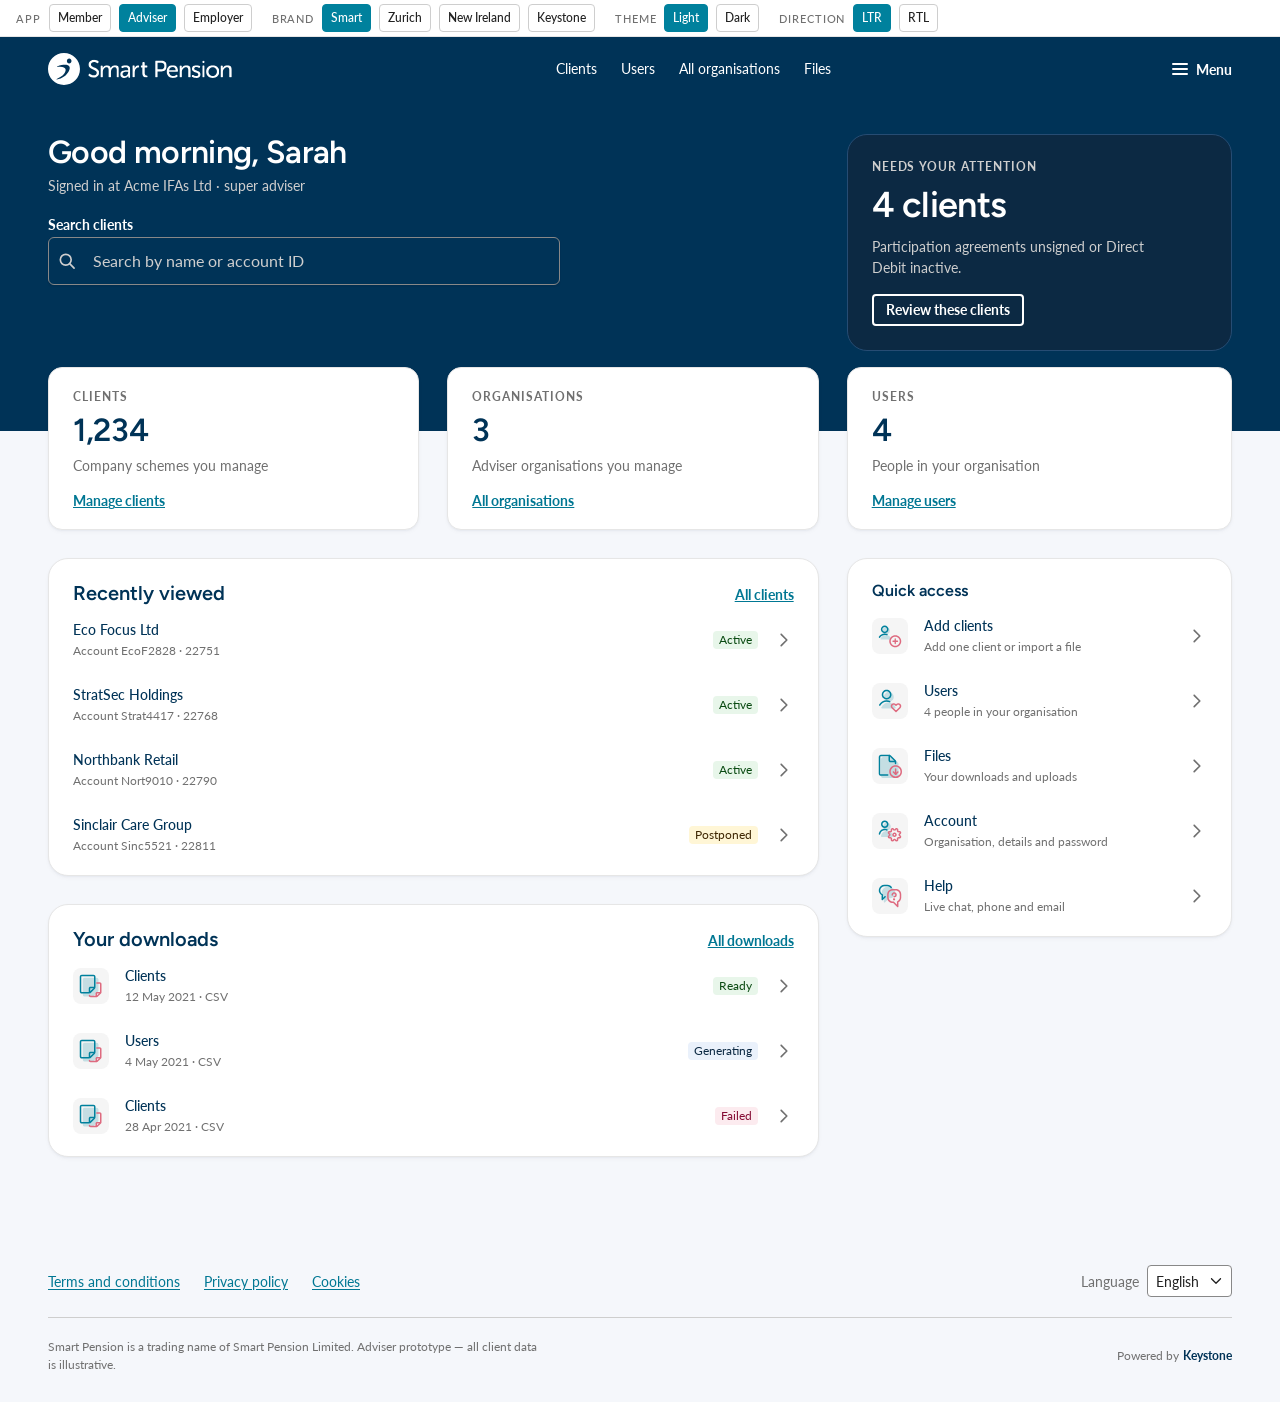
<file: proto/apps/adviser/index.html>
<!doctype html>
<html lang="en">
  <head>
    <meta charset="UTF-8" />
    <meta name="viewport" content="width=device-width, initial-scale=1.0, viewport-fit=cover" />
    <title>Keystone — Adviser app</title>
    <link rel="icon" href="../../favicon.ico" sizes="any" />
    <link rel="icon" type="image/png" href="../../favicon.png" />
    <link rel="apple-touch-icon" href="../../apple-touch-icon.png" />
    <link rel="preconnect" href="https://fonts.googleapis.com" />
    <link rel="preconnect" href="https://fonts.gstatic.com" crossorigin />
    <link href="https://fonts.googleapis.com/css2?family=Lato:wght@400;700&family=Roboto:wght@400;500;700&display=swap" rel="stylesheet" />
    <script type="module" crossorigin src="../../assets/adviser-Cmw5RFzl.js"></script>
    <link rel="modulepreload" crossorigin href="../../assets/Search-DmvBQq15.js">
    <link rel="modulepreload" crossorigin href="../../assets/Module-cFxpvg_z.js">
    <link rel="modulepreload" crossorigin href="../../assets/Upload-CqFv5qrv.js">
    <link rel="stylesheet" crossorigin href="../../assets/Search-DWbOGAOi.css">
    <link rel="stylesheet" crossorigin href="../../assets/Module-D2El4rQu.css">
    <link rel="stylesheet" crossorigin href="../../assets/Upload-Cr7FIDnj.css">
  </head>
  <body>
    <div id="root"></div>
  </body>
</html>
</file>
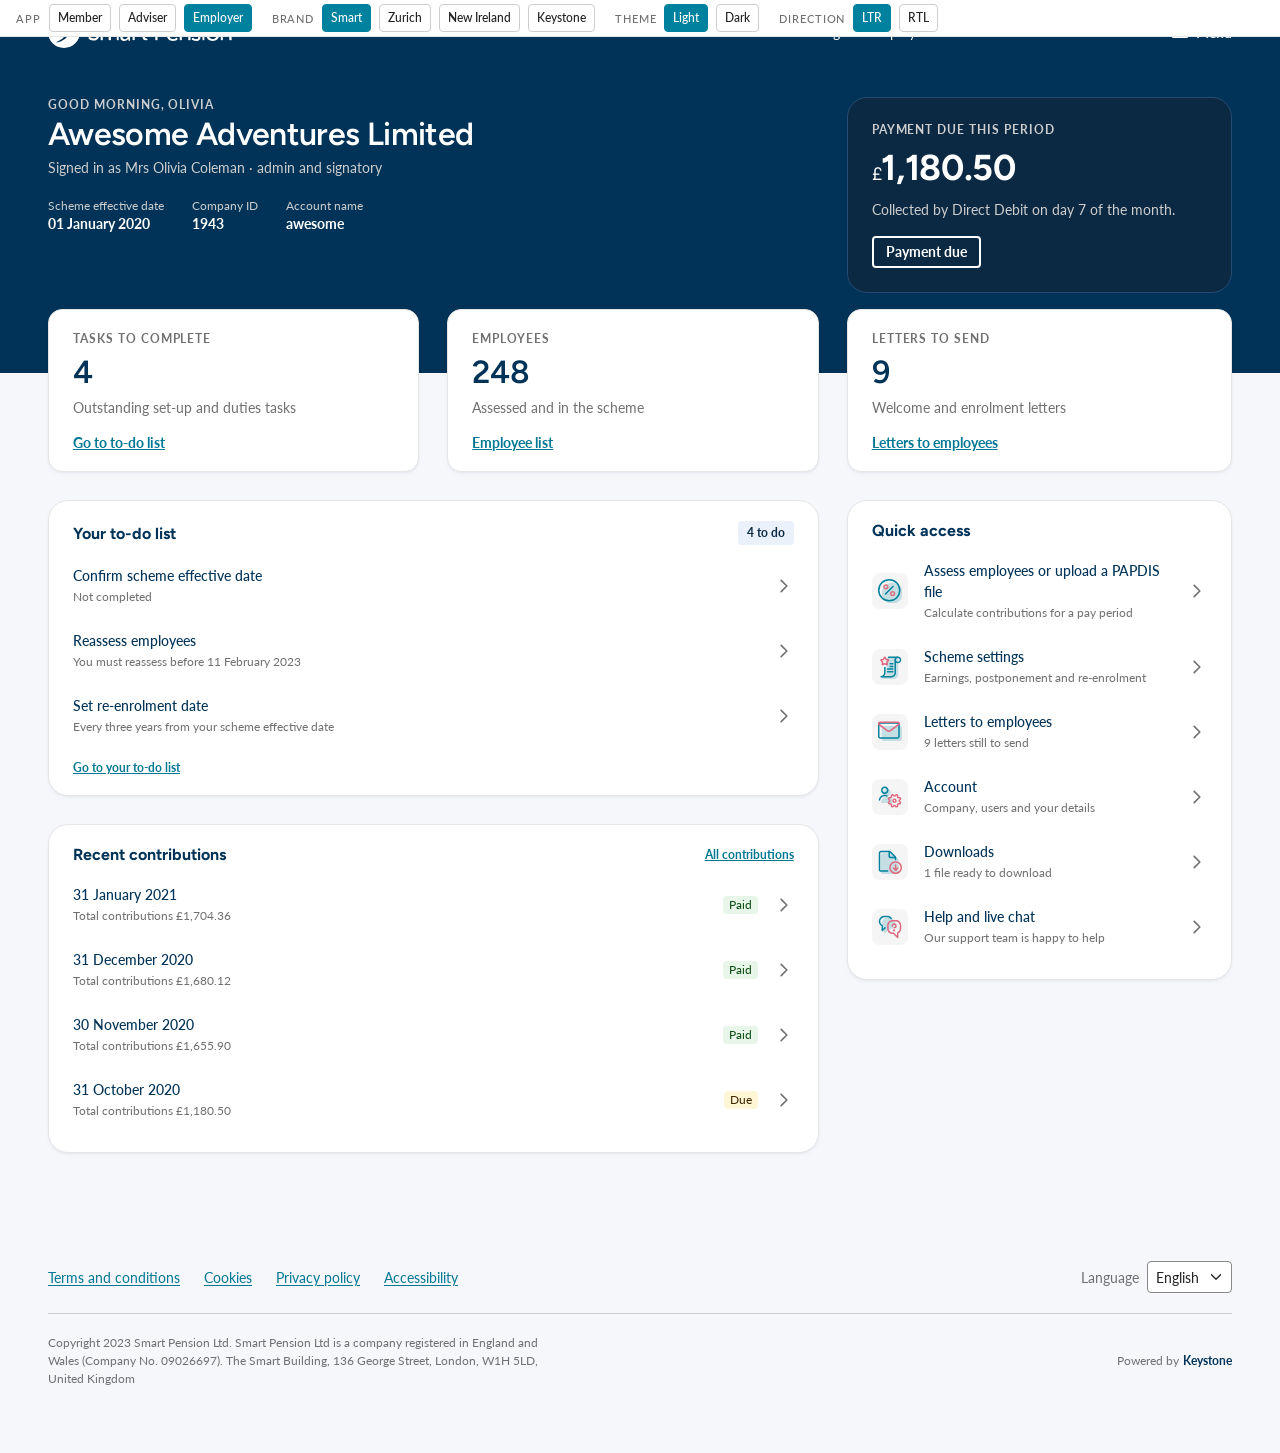
<file: proto/apps/employer/index.html>
<!doctype html>
<html lang="en">
  <head>
    <meta charset="UTF-8" />
    <meta name="viewport" content="width=device-width, initial-scale=1.0, viewport-fit=cover" />
    <title>Keystone — Employer app</title>
    <link rel="icon" href="../../favicon.ico" sizes="any" />
    <link rel="icon" type="image/png" href="../../favicon.png" />
    <link rel="apple-touch-icon" href="../../apple-touch-icon.png" />
    <link rel="preconnect" href="https://fonts.googleapis.com" />
    <link rel="preconnect" href="https://fonts.gstatic.com" crossorigin />
    <link href="https://fonts.googleapis.com/css2?family=Lato:wght@400;700&family=Roboto:wght@400;500;700&display=swap" rel="stylesheet" />
    <script type="module" crossorigin src="../../assets/employer-rE1_9lVH.js"></script>
    <link rel="modulepreload" crossorigin href="../../assets/Search-DmvBQq15.js">
    <link rel="modulepreload" crossorigin href="../../assets/Progress-DO-EUkRK.js">
    <link rel="modulepreload" crossorigin href="../../assets/Upload-CqFv5qrv.js">
    <link rel="stylesheet" crossorigin href="../../assets/Search-DWbOGAOi.css">
    <link rel="stylesheet" crossorigin href="../../assets/Upload-Cr7FIDnj.css">
  </head>
  <body>
    <div id="root"></div>
  </body>
</html>
</file>
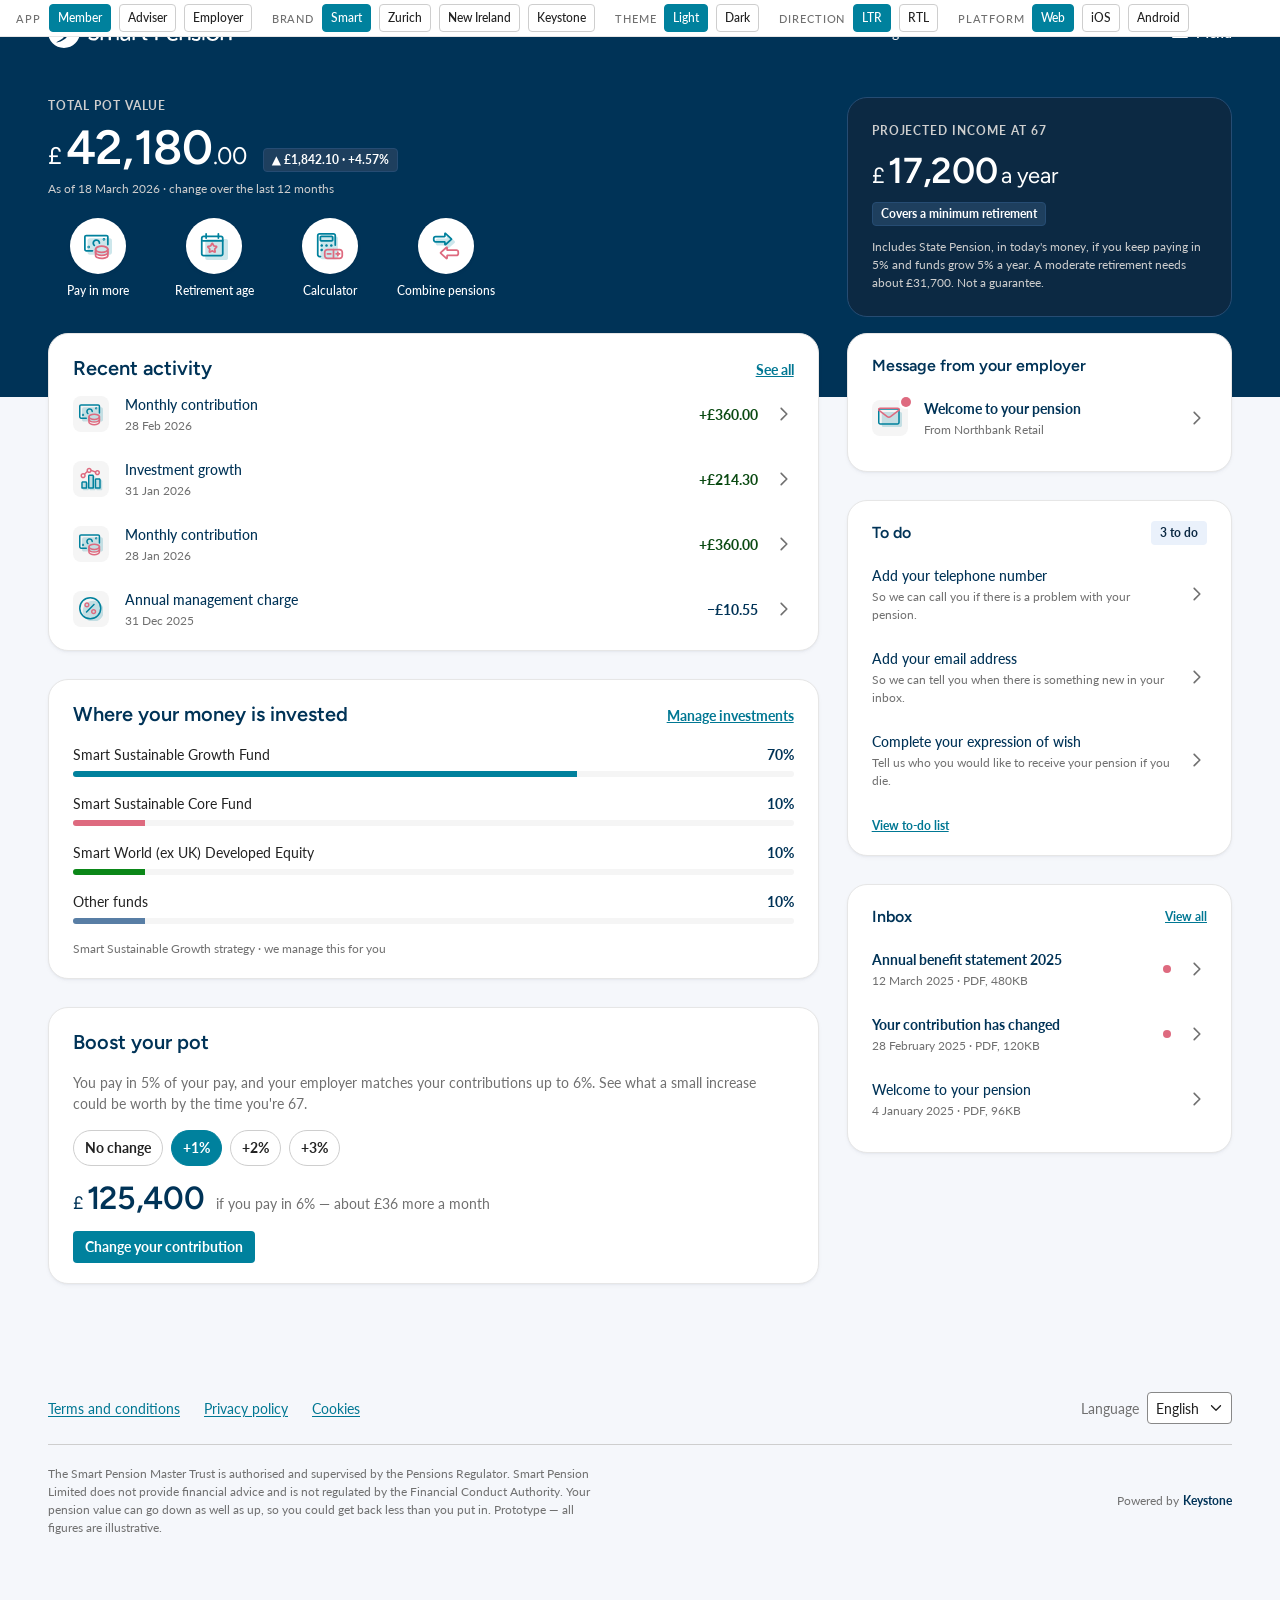
<file: proto/apps/member/index.html>
<!doctype html>
<html lang="en">
  <head>
    <meta charset="UTF-8" />
    <meta name="viewport" content="width=device-width, initial-scale=1.0, viewport-fit=cover" />
    <title>Keystone — Member app</title>
    <link rel="icon" href="../../favicon.ico" sizes="any" />
    <link rel="icon" type="image/png" href="../../favicon.png" />
    <link rel="apple-touch-icon" href="../../apple-touch-icon.png" />
    <link rel="preconnect" href="https://fonts.googleapis.com" />
    <link rel="preconnect" href="https://fonts.gstatic.com" crossorigin />
    <link href="https://fonts.googleapis.com/css2?family=Lato:wght@400;700&family=Roboto:wght@400;500;700&display=swap" rel="stylesheet" />
    <script type="module" crossorigin src="../../assets/member-DWNO8dg3.js"></script>
    <link rel="modulepreload" crossorigin href="../../assets/Search-DmvBQq15.js">
    <link rel="modulepreload" crossorigin href="../../assets/Module-cFxpvg_z.js">
    <link rel="modulepreload" crossorigin href="../../assets/Progress-DO-EUkRK.js">
    <link rel="stylesheet" crossorigin href="../../assets/Search-DWbOGAOi.css">
    <link rel="stylesheet" crossorigin href="../../assets/Module-D2El4rQu.css">
    <link rel="stylesheet" crossorigin href="../../assets/member-BooIhdi9.css">
  </head>
  <body>
    <div id="root"></div>
  </body>
</html>
</file>
<file: proto/assets/Search-DWbOGAOi.css>
@import "https://fonts.googleapis.com/css2?family=Lato:wght@400;600;700&family=Roboto:wght@400;500;700&display=swap";:root{--color-core-neutral-0:#fff;--color-core-neutral-50:#f5f5f5;--color-core-neutral-100:#e6e6e6;--color-core-neutral-150:#e0e0e0;--color-core-neutral-200:#cecece;--color-core-neutral-300:#aeaeae;--color-core-neutral-400:#888;--color-core-neutral-500:#707070;--color-core-neutral-600:#5b5b5b;--color-core-neutral-700:#3f4040;--color-core-neutral-750:#333;--color-core-neutral-850:#222;--color-core-neutral-950:#0c0c0c;--color-core-neutral-1000:#000;--color-core-slate-50:#f5f7fb;--color-core-slate-100:#dfeaf4;--color-core-slate-150:#d7d9dd;--color-core-slate-200:#b6bdc9;--color-core-slate-400:#7c818c;--color-core-slate-500:#6a6f7a;--color-core-slate-600:#5d626d;--color-core-slate-700:#393e49;--color-core-slate-750:#2f343f;--color-core-slate-850:#1b202b;--color-core-slate-900:#0d1221;--color-core-slate-950:#070c17;--color-core-alpha-black-12:#0000001f;--color-core-alpha-white-12:#ffffff1f;--color-core-alpha-white-16:#ffffff29;--color-core-alpha-white-40:#fff6;--color-core-red-400:#de6a7f;--color-core-red-550:#bc074c;--color-core-red-600:#9a2049;--color-core-red-700:#860c35;--color-core-pink-375:#e75a90;--color-core-pink-400:#cd6e8f;--color-core-pink-450:#c16283;--color-core-coral-300:#ff8a82;--color-core-coral-400:#de6f62;--color-core-coral-425:#d46558;--color-core-coral-450:#ca5b4e;--color-core-orange-250:#f3ac88;--color-core-orange-300:#ff9c36;--color-core-yellow-100:#fbe38e;--color-core-yellow-800:#3d2500;--color-core-green-50:#e8f6ea;--color-core-green-800:#0a4a12;--color-core-green-900:#0d2b12;--color-core-red-50:#fcebef;--color-core-red-900:#3a0a1a;--color-core-yellow-50:#fff6d6;--color-core-blue-50:#eaf1fb;--color-core-green-200:#a4dd91;--color-core-green-300:#66c471;--color-core-green-350:#6ab78a;--color-core-green-500:#0b8718;--color-core-blue-300:#7fb3f6;--color-core-blue-425:#5595d5;--color-core-blue-450:#4d7cd6;--color-core-blue-500:#2e67c8;--color-core-blue-550:#2167ae;--color-core-blue-800:#0c2943;--color-smart-red-300:#f07c91;--color-smart-mint-200:#7be0c2;--color-smart-mint-225:#73d8ba;--color-smart-mint-275:#67ccae;--color-smart-mint-300:#6ac3a8;--color-smart-mint-400:#5aa68f;--color-smart-mint-600:#0d7254;--color-smart-teal-50:#effaf9;--color-smart-teal-150:#b1e4e1;--color-smart-teal-300:#81b8b5;--color-smart-teal-500:#2b7e79;--color-smart-teal-550:#21746f;--color-smart-teal-600:#176a65;--color-smart-teal-650:#035651;--color-smart-petrol-300:#69b3cf;--color-smart-petrol-500:#00819d;--color-smart-petrol-550:#007793;--color-smart-petrol-650:#005975;--color-smart-blue-450:#4d81c4;--color-smart-blue-500:#587ea5;--color-smart-blue-600:#3a6087;--color-smart-blue-675:#264c73;--color-smart-blue-700:#1e3f5e;--color-smart-blue-750:#12385f;--color-smart-blue-800:#003357;--color-smart-blue-850:#00244b;--color-zurich-sand-150:#dcd6c4;--color-zurich-sand-250:#bcb6a6;--color-zurich-sand-350:#a19b8d;--color-zurich-sand-750:#3d3925;--color-zurich-sand-800:#33301f;--color-zurich-sand-850:#262316;--color-zurich-sky-250:#4ec8ff;--color-zurich-sky-400:#0095d7;--color-zurich-indigo-250:#a9b6e2;--color-zurich-indigo-350:#8e9bc0;--color-zurich-indigo-425:#7c8aa8;--color-zurich-indigo-500:#6072b5;--color-zurich-indigo-650:#30448b;--color-zurich-indigo-750:#1c3077;--color-zurich-indigo-775:#0f2478;--color-zurich-indigo-800:#081c63;--color-zurich-indigo-900:#05123f;--color-niac-slate-100:#d9eefa;--color-niac-slate-875:#0d1a21;--color-niac-slate-900:#0a1419;--color-niac-slate-950:#070e12;--color-niac-yellow-200:#f5b85c;--color-niac-olive-50:#f5ffd0;--color-niac-olive-100:#e1ebbc;--color-niac-olive-250:#b9c894;--color-niac-olive-275:#afbe8a;--color-niac-olive-300:#a5b480;--color-niac-olive-400:#89946d;--color-niac-olive-450:#7e8f52;--color-niac-olive-650:#445a30;--color-niac-olive-700:#3a4a28;--color-niac-olive-750:#2c3a1e;--color-niac-green-350:#60bd60;--color-niac-green-550:#007a00;--color-niac-sky-250:#7fc4ee;--color-niac-sky-300:#6fbff3;--color-niac-sky-350:#7fa3bc;--color-niac-sky-450:#2e8ecb;--color-niac-sky-475:#678aa3;--color-niac-sky-700:#00446a;--color-niac-blue-400:#5d91e9;--color-niac-blue-750:#123553;--color-keystone-red-250:#f0a5b4;--color-keystone-pink-100:#f8dce5;--color-keystone-pink-150:#f2cddb;--color-keystone-mint-225:#4fe3c2;--color-keystone-mint-600:#276b5b;--color-keystone-mint-625:#005f4a;--color-keystone-mint-650:#1f5a4c;--color-keystone-mint-750:#173f35;--color-keystone-indigo-900:#0a003e;--color-keystone-purple-350:#a98bc7;--color-keystone-purple-450:#9c63cc;--color-keystone-purple-500:#8f59bf;--color-keystone-purple-525:#805bb0;--color-keystone-purple-700:#501584;--color-keystone-purple-800:#3c0170;--color-keystone-purple-825:#320066;--color-keystone-purple-850:#28005c;--color-keystone-purple-900:#180d21;--color-keystone-purple-925:#120a19;--color-keystone-purple-950:#0d0712;--color-finhabits-red-500:#df014f;--color-finhabits-red-700:#8a0031;--color-finhabits-pink-350:#ff548f;--color-finhabits-orange-300:#ff934d;--color-finhabits-orange-400:#f15700;--color-finhabits-yellow-100:#fff04b;--color-finhabits-yellow-125:#f2e63e;--color-finhabits-yellow-150:#ebdc37;--color-finhabits-yellow-200:#ded140;--color-finhabits-yellow-250:#d4b700;--color-finhabits-yellow-300:#beb235;--color-finhabits-yellow-500:#83740a;--color-finhabits-teal-200:#6cd7d4;--color-finhabits-teal-450:#009895;--color-finhabits-teal-650:#0b5b59;--color-finhabits-blue-400:#6698e2;--color-finhabits-blue-500:#3970c2;--color-finhabits-blue-700:#1b3f78}[data-theme=smart-light]{--positive-subtle-bg:var(--color-core-green-50);--positive-subtle-content:var(--color-core-green-800);--negative-subtle-bg:var(--color-core-red-50);--negative-subtle-content:var(--color-core-red-700);--warning-subtle-bg:var(--color-core-yellow-50);--warning-subtle-content:var(--color-core-yellow-800);--info-subtle-bg:var(--color-core-blue-50);--info-subtle-content:var(--color-core-blue-800);--neutral-subtle-bg:var(--color-core-slate-50);--neutral-subtle-content:var(--color-core-neutral-850);--core:var(--color-core-neutral-0);--contrast:var(--color-core-slate-50);--active:var(--color-core-neutral-50);--border-primary:var(--color-core-neutral-400);--border-secondary:var(--color-core-neutral-200);--border-tertiary:var(--color-core-neutral-100);--content-primary:var(--color-smart-blue-800);--content-secondary:var(--color-core-neutral-850);--content-tertiary:var(--color-core-neutral-500);--link:var(--color-smart-petrol-550);--link-hover:var(--color-smart-blue-800);--accent-primary:var(--color-smart-petrol-500);--accent-secondary:var(--color-core-red-400);--focus:var(--color-core-blue-450);--highlight-core:var(--color-smart-petrol-500);--highlight-hover:var(--color-smart-petrol-550);--highlight-active:var(--color-smart-petrol-650);--highlight-content:var(--color-core-neutral-0);--highlight-outline-hover:var(--color-core-neutral-50);--highlight-outline-active:var(--color-core-neutral-100);--highlight-outline-content:var(--color-smart-petrol-550);--positive-primary-core:var(--color-core-green-500);--positive-primary-content:var(--color-core-neutral-0);--positive-secondary-core:var(--color-core-green-200);--negative-primary-core:var(--color-core-red-550);--negative-primary-hover:var(--color-core-red-600);--negative-primary-active:var(--color-core-red-700);--negative-primary-content:var(--color-core-neutral-0);--negative-secondary-core:var(--color-core-orange-250);--negative-secondary-content:var(--content-secondary);--negative-outline-hover:var(--color-core-neutral-50);--negative-outline-active:var(--color-core-neutral-100);--warning-primary-core:var(--color-core-orange-300);--warning-primary-content:var(--color-core-blue-800);--warning-secondary-core:var(--color-core-yellow-100);--info-primary-core:var(--color-core-blue-500);--info-primary-content:var(--color-core-neutral-0);--info-secondary-core:var(--color-core-slate-50);--info-secondary-content:var(--content-secondary);--data-1:var(--color-smart-petrol-500);--data-2:var(--color-core-red-400);--data-3:var(--color-core-green-500);--data-4:var(--color-smart-blue-500);--negative-outline-content:var(--negative-primary-core);--positive-secondary-content:var(--content-secondary);--warning-secondary-content:var(--content-secondary)}[data-theme=smart-dark]{--positive-subtle-bg:var(--color-core-green-900);--positive-subtle-content:var(--color-core-green-200);--negative-subtle-bg:var(--color-core-red-900);--negative-subtle-content:var(--color-core-red-400);--warning-subtle-bg:var(--color-core-yellow-800);--warning-subtle-content:var(--color-core-yellow-100);--info-subtle-bg:var(--color-core-blue-800);--info-subtle-content:var(--color-core-blue-300);--neutral-subtle-bg:var(--color-core-slate-750);--neutral-subtle-content:var(--color-core-neutral-150);--core:var(--color-core-slate-950);--contrast:var(--color-core-slate-850);--active:var(--color-core-slate-850);--border-primary:var(--color-core-slate-500);--border-secondary:var(--color-core-slate-700);--border-tertiary:var(--color-core-slate-750);--content-primary:var(--color-core-neutral-50);--content-secondary:var(--color-core-neutral-150);--content-tertiary:var(--color-core-neutral-400);--link:var(--color-core-neutral-50);--link-hover:var(--color-core-neutral-150);--accent-primary:var(--color-smart-petrol-300);--accent-secondary:var(--color-smart-red-300);--focus:var(--color-smart-blue-450);--highlight-core:var(--color-smart-petrol-500);--highlight-hover:var(--color-smart-petrol-550);--highlight-active:var(--color-smart-petrol-650);--highlight-content:var(--color-core-neutral-0);--highlight-outline-hover:var(--color-core-slate-850);--highlight-outline-active:var(--color-core-slate-750);--highlight-outline-content:var(--color-smart-petrol-300);--positive-primary-core:var(--color-core-green-350);--positive-primary-content:var(--color-core-slate-950);--positive-secondary-core:var(--color-core-green-200);--negative-primary-core:var(--color-core-coral-400);--negative-primary-hover:var(--color-core-coral-425);--negative-primary-active:var(--color-core-coral-450);--negative-primary-content:var(--color-core-slate-950);--negative-secondary-core:var(--color-core-orange-250);--negative-secondary-content:var(--color-core-neutral-850);--negative-outline-hover:var(--color-core-slate-850);--negative-outline-active:var(--color-core-slate-750);--warning-primary-core:var(--color-core-orange-300);--warning-primary-content:var(--color-core-slate-950);--warning-secondary-core:var(--color-core-yellow-100);--info-primary-core:var(--color-core-blue-500);--info-primary-content:var(--color-core-neutral-0);--info-secondary-core:var(--color-core-slate-600);--info-secondary-content:var(--color-core-neutral-50);--data-1:var(--color-smart-petrol-300);--data-2:var(--color-smart-red-300);--data-3:var(--color-core-green-350);--data-4:var(--color-core-slate-200);--negative-outline-content:var(--color-core-coral-300);--positive-secondary-content:var(--color-core-neutral-850);--warning-secondary-content:var(--color-core-neutral-850)}[data-theme=zurich-light]{--positive-subtle-bg:var(--color-core-green-50);--positive-subtle-content:var(--color-core-green-800);--negative-subtle-bg:var(--color-core-red-50);--negative-subtle-content:var(--color-core-red-700);--warning-subtle-bg:var(--color-core-yellow-50);--warning-subtle-content:var(--color-core-yellow-800);--info-subtle-bg:var(--color-core-blue-50);--info-subtle-content:var(--color-core-blue-800);--neutral-subtle-bg:var(--color-core-slate-50);--neutral-subtle-content:var(--color-core-neutral-850);--core:var(--color-core-neutral-0);--contrast:var(--color-core-neutral-0);--active:var(--color-core-neutral-50);--border-primary:var(--color-core-neutral-400);--border-secondary:var(--color-core-neutral-200);--border-tertiary:var(--color-core-neutral-100);--content-primary:var(--color-zurich-indigo-800);--content-secondary:var(--color-core-neutral-750);--content-tertiary:var(--color-core-neutral-500);--link:var(--color-core-blue-550);--link-hover:var(--color-zurich-indigo-800);--accent-primary:var(--color-zurich-sky-400);--accent-secondary:var(--color-zurich-sky-400);--focus:var(--color-core-blue-450);--highlight-core:var(--color-zurich-indigo-800);--highlight-hover:var(--color-zurich-indigo-750);--highlight-active:var(--color-zurich-indigo-650);--highlight-content:var(--color-core-neutral-0);--highlight-outline-hover:var(--color-core-neutral-100);--highlight-outline-active:var(--color-core-neutral-150);--highlight-outline-content:var(--color-zurich-indigo-800);--positive-primary-core:var(--color-core-green-500);--positive-primary-content:var(--color-core-neutral-0);--positive-secondary-core:var(--color-core-green-200);--negative-primary-core:var(--color-core-red-550);--negative-primary-hover:var(--color-core-red-600);--negative-primary-active:var(--color-core-red-700);--negative-primary-content:var(--color-core-neutral-0);--negative-secondary-core:var(--color-core-orange-250);--negative-secondary-content:var(--content-secondary);--negative-outline-hover:var(--color-core-neutral-100);--negative-outline-active:var(--color-core-neutral-150);--warning-primary-core:var(--color-core-orange-300);--warning-primary-content:var(--color-core-yellow-800);--warning-secondary-core:var(--color-core-yellow-100);--info-primary-core:var(--color-core-blue-550);--info-primary-content:var(--color-core-neutral-0);--info-secondary-core:var(--color-core-slate-100);--info-secondary-content:var(--content-secondary);--data-1:var(--color-zurich-sky-400);--data-2:var(--color-zurich-indigo-500);--data-3:var(--color-core-green-500);--data-4:var(--color-zurich-indigo-425);--negative-outline-content:var(--negative-primary-core);--positive-secondary-content:var(--content-secondary);--warning-secondary-content:var(--content-secondary)}[data-theme=zurich-dark]{--positive-subtle-bg:var(--color-core-green-900);--positive-subtle-content:var(--color-core-green-200);--negative-subtle-bg:var(--color-core-red-900);--negative-subtle-content:var(--color-core-red-400);--warning-subtle-bg:var(--color-core-yellow-800);--warning-subtle-content:var(--color-core-yellow-100);--info-subtle-bg:var(--color-core-blue-800);--info-subtle-content:var(--color-core-blue-300);--neutral-subtle-bg:var(--color-core-slate-750);--neutral-subtle-content:var(--color-core-neutral-150);--core:var(--color-core-slate-950);--contrast:var(--color-core-slate-900);--active:var(--color-core-slate-950);--border-primary:var(--color-core-neutral-500);--border-secondary:var(--color-core-neutral-700);--border-tertiary:var(--color-core-neutral-750);--content-primary:var(--color-core-neutral-50);--content-secondary:var(--color-core-neutral-150);--content-tertiary:var(--color-core-neutral-400);--link:var(--color-core-neutral-50);--link-hover:var(--color-core-neutral-150);--accent-primary:var(--color-zurich-sky-250);--accent-secondary:var(--color-zurich-sky-250);--focus:var(--color-core-blue-450);--highlight-core:var(--color-zurich-indigo-500);--highlight-hover:var(--color-zurich-indigo-650);--highlight-active:var(--color-zurich-indigo-750);--highlight-content:var(--color-core-neutral-0);--highlight-outline-hover:var(--color-core-slate-850);--highlight-outline-active:var(--color-core-slate-750);--highlight-outline-content:var(--color-zurich-sky-250);--positive-primary-core:var(--color-core-green-300);--positive-primary-content:var(--color-core-neutral-950);--positive-secondary-core:var(--color-core-green-200);--negative-primary-core:var(--color-core-pink-375);--negative-primary-hover:var(--color-core-pink-400);--negative-primary-active:var(--color-core-pink-450);--negative-primary-content:var(--color-core-neutral-950);--negative-secondary-core:var(--color-core-orange-250);--negative-secondary-content:var(--color-core-neutral-850);--negative-outline-hover:var(--color-core-slate-850);--negative-outline-active:var(--color-core-slate-750);--warning-primary-core:var(--color-core-orange-300);--warning-primary-content:var(--color-core-neutral-950);--warning-secondary-core:var(--color-core-yellow-100);--info-primary-core:var(--color-core-blue-425);--info-primary-content:var(--color-core-neutral-950);--info-secondary-core:var(--color-core-slate-700);--info-secondary-content:var(--content-secondary);--data-1:var(--color-zurich-sky-250);--data-2:var(--color-zurich-indigo-350);--data-3:var(--color-core-green-300);--data-4:var(--color-core-slate-200);--negative-outline-content:var(--color-core-pink-375);--positive-secondary-content:var(--color-core-neutral-850);--warning-secondary-content:var(--color-core-neutral-850)}[data-theme=niac-light]{--positive-subtle-bg:var(--color-core-green-50);--positive-subtle-content:var(--color-core-green-800);--negative-subtle-bg:var(--color-core-red-50);--negative-subtle-content:var(--color-core-red-700);--warning-subtle-bg:var(--color-core-yellow-50);--warning-subtle-content:var(--color-core-yellow-800);--info-subtle-bg:var(--color-core-blue-50);--info-subtle-content:var(--color-core-blue-800);--neutral-subtle-bg:var(--color-core-slate-50);--neutral-subtle-content:var(--color-core-neutral-850);--core:var(--color-core-neutral-0);--contrast:var(--color-core-neutral-0);--active:var(--color-core-neutral-50);--border-primary:var(--color-core-neutral-400);--border-secondary:var(--color-core-neutral-200);--border-tertiary:var(--color-core-neutral-100);--content-primary:var(--color-niac-sky-700);--content-secondary:var(--color-core-neutral-750);--content-tertiary:var(--color-core-neutral-500);--link:var(--color-niac-sky-700);--link-hover:var(--color-core-neutral-750);--accent-primary:var(--color-niac-sky-450);--accent-secondary:var(--color-niac-sky-450);--focus:var(--color-core-blue-450);--highlight-core:var(--color-niac-olive-250);--highlight-hover:var(--color-niac-olive-275);--highlight-active:var(--color-niac-olive-300);--highlight-content:var(--color-niac-sky-700);--highlight-outline-hover:var(--color-core-neutral-100);--highlight-outline-active:var(--color-core-neutral-150);--highlight-outline-content:var(--color-niac-sky-700);--positive-primary-core:var(--color-niac-green-550);--positive-primary-content:var(--color-core-neutral-0);--positive-secondary-core:var(--color-core-green-200);--negative-primary-core:var(--color-core-red-550);--negative-primary-hover:var(--color-core-red-600);--negative-primary-active:var(--color-core-red-700);--negative-primary-content:var(--color-core-neutral-0);--negative-secondary-core:var(--color-core-orange-250);--negative-secondary-content:var(--content-secondary);--negative-outline-hover:var(--color-core-neutral-100);--negative-outline-active:var(--color-core-neutral-150);--warning-primary-core:var(--color-core-orange-300);--warning-primary-content:var(--color-core-yellow-800);--warning-secondary-core:var(--color-core-yellow-100);--info-primary-core:var(--color-core-blue-500);--info-primary-content:var(--color-core-neutral-0);--info-secondary-core:var(--color-niac-slate-100);--info-secondary-content:var(--content-secondary);--data-1:var(--color-niac-sky-450);--data-2:var(--color-niac-olive-450);--data-3:var(--color-niac-green-550);--data-4:var(--color-niac-sky-475);--negative-outline-content:var(--negative-primary-core);--positive-secondary-content:var(--content-secondary);--warning-secondary-content:var(--content-secondary)}[data-theme=niac-dark]{--positive-subtle-bg:var(--color-core-green-900);--positive-subtle-content:var(--color-core-green-200);--negative-subtle-bg:var(--color-core-red-900);--negative-subtle-content:var(--color-core-red-400);--warning-subtle-bg:var(--color-core-yellow-800);--warning-subtle-content:var(--color-core-yellow-100);--info-subtle-bg:var(--color-core-blue-800);--info-subtle-content:var(--color-core-blue-300);--neutral-subtle-bg:var(--color-core-slate-750);--neutral-subtle-content:var(--color-core-neutral-150);--core:var(--color-niac-slate-950);--contrast:var(--color-niac-slate-875);--active:var(--color-niac-slate-900);--border-primary:var(--color-core-neutral-500);--border-secondary:var(--color-core-neutral-700);--border-tertiary:var(--color-core-neutral-750);--content-primary:var(--color-core-neutral-50);--content-secondary:var(--color-core-neutral-150);--content-tertiary:var(--color-core-neutral-400);--link:var(--color-core-neutral-50);--link-hover:var(--color-core-neutral-150);--accent-primary:var(--color-niac-sky-300);--accent-secondary:var(--color-niac-sky-300);--focus:var(--color-core-blue-450);--highlight-core:var(--color-niac-olive-250);--highlight-hover:var(--color-niac-olive-275);--highlight-active:var(--color-niac-olive-300);--highlight-content:var(--color-niac-sky-700);--highlight-outline-hover:var(--color-core-slate-850);--highlight-outline-active:var(--color-core-slate-750);--highlight-outline-content:var(--color-niac-sky-300);--positive-primary-core:var(--color-niac-green-350);--positive-primary-content:var(--color-core-neutral-950);--positive-secondary-core:var(--color-core-green-200);--negative-primary-core:var(--color-core-pink-375);--negative-primary-hover:var(--color-core-pink-400);--negative-primary-active:var(--color-core-pink-450);--negative-primary-content:var(--color-core-neutral-950);--negative-secondary-core:var(--color-core-orange-250);--negative-secondary-content:var(--color-core-neutral-850);--negative-outline-hover:var(--color-core-slate-850);--negative-outline-active:var(--color-core-slate-750);--warning-primary-core:var(--color-core-orange-300);--warning-primary-content:var(--color-core-neutral-950);--warning-secondary-core:var(--color-core-yellow-100);--info-primary-core:var(--color-niac-blue-400);--info-primary-content:var(--color-core-neutral-950);--info-secondary-core:var(--color-core-slate-700);--info-secondary-content:var(--content-secondary);--data-1:var(--color-niac-sky-300);--data-2:var(--color-niac-olive-250);--data-3:var(--color-niac-green-350);--data-4:var(--color-core-slate-200);--negative-outline-content:var(--color-core-pink-375);--positive-secondary-content:var(--color-core-neutral-850);--warning-secondary-content:var(--color-core-neutral-850)}[data-theme=finhabits-light]{--positive-subtle-bg:var(--color-core-green-50);--positive-subtle-content:var(--color-core-green-800);--negative-subtle-bg:var(--color-core-red-50);--negative-subtle-content:var(--color-core-red-700);--warning-subtle-bg:var(--color-core-yellow-50);--warning-subtle-content:var(--color-core-yellow-800);--info-subtle-bg:var(--color-core-blue-50);--info-subtle-content:var(--color-core-blue-800);--neutral-subtle-bg:var(--color-core-slate-50);--neutral-subtle-content:var(--color-core-neutral-850);--core:var(--color-core-neutral-0);--contrast:var(--color-core-neutral-0);--active:var(--color-core-neutral-50);--border-primary:var(--color-core-neutral-400);--border-secondary:var(--color-core-neutral-200);--border-tertiary:var(--color-core-neutral-100);--content-primary:var(--color-core-neutral-1000);--content-secondary:var(--color-core-neutral-1000);--content-tertiary:var(--color-core-neutral-500);--link:var(--color-core-neutral-1000);--link-hover:var(--color-core-neutral-500);--accent-primary:var(--color-core-neutral-1000);--accent-secondary:var(--color-core-neutral-1000);--focus:var(--color-core-blue-450);--highlight-core:var(--color-finhabits-yellow-100);--highlight-hover:var(--color-finhabits-yellow-125);--highlight-active:var(--color-finhabits-yellow-150);--highlight-content:var(--color-core-neutral-1000);--highlight-outline-hover:var(--color-core-neutral-100);--highlight-outline-active:var(--color-core-neutral-150);--highlight-outline-content:var(--color-core-neutral-1000);--positive-primary-core:var(--color-core-green-500);--positive-primary-content:var(--color-core-neutral-0);--positive-secondary-core:var(--color-core-green-200);--negative-primary-core:var(--color-core-red-550);--negative-primary-hover:var(--color-core-red-600);--negative-primary-active:var(--color-core-red-700);--negative-primary-content:var(--color-core-neutral-0);--negative-secondary-core:var(--color-core-orange-250);--negative-secondary-content:var(--content-secondary);--negative-outline-hover:var(--color-core-neutral-50);--negative-outline-active:var(--color-core-neutral-100);--warning-primary-core:var(--color-core-orange-300);--warning-primary-content:var(--color-core-blue-800);--warning-secondary-core:var(--color-core-yellow-100);--info-primary-core:var(--color-core-blue-500);--info-primary-content:var(--color-core-neutral-0);--info-secondary-core:var(--color-core-slate-50);--info-secondary-content:var(--content-secondary);--data-1:var(--color-finhabits-teal-450);--data-2:var(--color-finhabits-red-500);--data-3:var(--color-finhabits-blue-500);--data-4:var(--color-finhabits-orange-400);--negative-outline-content:var(--negative-primary-core);--positive-secondary-content:var(--content-secondary);--warning-secondary-content:var(--content-secondary)}[data-theme=finhabits-dark]{--positive-subtle-bg:var(--color-core-green-900);--positive-subtle-content:var(--color-core-green-200);--negative-subtle-bg:var(--color-core-red-900);--negative-subtle-content:var(--color-core-red-400);--warning-subtle-bg:var(--color-core-yellow-800);--warning-subtle-content:var(--color-core-yellow-100);--info-subtle-bg:var(--color-core-blue-800);--info-subtle-content:var(--color-core-blue-300);--neutral-subtle-bg:var(--color-core-slate-750);--neutral-subtle-content:var(--color-core-neutral-150);--core:var(--color-core-neutral-950);--contrast:var(--color-core-neutral-950);--active:var(--color-core-neutral-950);--border-primary:var(--color-core-neutral-500);--border-secondary:var(--color-core-neutral-700);--border-tertiary:var(--color-core-neutral-750);--content-primary:var(--color-core-neutral-50);--content-secondary:var(--color-core-neutral-150);--content-tertiary:var(--color-core-neutral-400);--link:var(--color-core-neutral-50);--link-hover:var(--color-core-neutral-150);--accent-primary:var(--color-core-neutral-300);--accent-secondary:var(--color-core-neutral-300);--focus:var(--color-core-blue-450);--highlight-core:var(--color-finhabits-yellow-100);--highlight-hover:var(--color-finhabits-yellow-125);--highlight-active:var(--color-finhabits-yellow-150);--highlight-content:var(--color-core-neutral-1000);--highlight-outline-hover:var(--color-core-slate-850);--highlight-outline-active:var(--color-core-slate-750);--highlight-outline-content:var(--color-core-neutral-300);--positive-primary-core:var(--color-core-green-350);--positive-primary-content:var(--color-core-slate-950);--positive-secondary-core:var(--color-core-green-200);--negative-primary-core:var(--color-core-coral-400);--negative-primary-hover:var(--color-core-coral-425);--negative-primary-active:var(--color-core-coral-450);--negative-primary-content:var(--color-core-slate-950);--negative-secondary-core:var(--color-core-orange-250);--negative-secondary-content:var(--color-core-neutral-850);--negative-outline-hover:var(--color-core-slate-850);--negative-outline-active:var(--color-core-slate-750);--warning-primary-core:var(--color-core-orange-300);--warning-primary-content:var(--color-core-slate-950);--warning-secondary-core:var(--color-core-yellow-100);--info-primary-core:var(--color-core-blue-500);--info-primary-content:var(--color-core-neutral-0);--info-secondary-core:var(--color-core-slate-600);--info-secondary-content:var(--color-core-neutral-50);--data-1:var(--color-finhabits-teal-200);--data-2:var(--color-finhabits-pink-350);--data-3:var(--color-finhabits-blue-400);--data-4:var(--color-finhabits-orange-300);--negative-outline-content:var(--color-core-coral-300);--positive-secondary-content:var(--color-core-neutral-850);--warning-secondary-content:var(--color-core-neutral-850)}[data-theme=keystone-light]{--positive-subtle-bg:var(--color-core-green-50);--positive-subtle-content:var(--color-core-green-800);--negative-subtle-bg:var(--color-core-red-50);--negative-subtle-content:var(--color-core-red-700);--warning-subtle-bg:var(--color-core-yellow-50);--warning-subtle-content:var(--color-core-yellow-800);--info-subtle-bg:var(--color-core-blue-50);--info-subtle-content:var(--color-core-blue-800);--neutral-subtle-bg:var(--color-core-slate-50);--neutral-subtle-content:var(--color-core-neutral-850);--data-1:var(--color-keystone-purple-700);--data-2:var(--color-core-red-400);--data-3:var(--color-core-green-500);--data-4:var(--color-keystone-purple-450);--core:var(--color-core-neutral-0);--contrast:var(--color-core-neutral-0);--active:var(--color-core-neutral-50);--border-primary:var(--color-core-neutral-400);--border-secondary:var(--color-core-neutral-200);--border-tertiary:var(--color-core-neutral-100);--content-primary:var(--color-keystone-purple-700);--content-secondary:var(--color-core-neutral-750);--content-tertiary:var(--color-core-neutral-500);--link:var(--color-keystone-purple-700);--link-hover:var(--color-keystone-purple-825);--accent-primary:var(--color-core-red-400);--accent-secondary:var(--color-core-red-400);--focus:var(--color-core-blue-450);--highlight-core:var(--color-keystone-purple-700);--highlight-hover:var(--color-keystone-purple-800);--highlight-active:var(--color-keystone-purple-850);--highlight-content:var(--color-core-neutral-0);--highlight-outline-hover:var(--color-core-neutral-100);--highlight-outline-active:var(--color-core-neutral-150);--highlight-outline-content:var(--color-keystone-purple-700);--positive-primary-core:var(--color-core-green-500);--positive-primary-content:var(--color-core-neutral-0);--positive-secondary-core:var(--color-core-green-200);--positive-secondary-content:var(--content-secondary);--negative-primary-core:var(--color-core-red-550);--negative-primary-hover:var(--color-core-red-600);--negative-primary-active:var(--color-core-red-700);--negative-primary-content:var(--color-core-neutral-0);--negative-secondary-core:var(--color-core-orange-250);--negative-secondary-content:var(--content-secondary);--negative-outline-hover:var(--color-keystone-pink-150);--negative-outline-active:var(--color-keystone-pink-100);--negative-outline-content:var(--negative-primary-core);--warning-primary-core:var(--color-core-orange-300);--warning-primary-content:var(--color-core-yellow-800);--warning-secondary-core:var(--color-core-yellow-100);--warning-secondary-content:var(--content-secondary);--info-primary-core:var(--color-core-blue-550);--info-primary-content:var(--color-core-neutral-0);--info-secondary-core:var(--color-core-slate-100);--info-secondary-content:var(--content-secondary)}[data-theme=keystone-dark]{--positive-subtle-bg:var(--color-core-green-900);--positive-subtle-content:var(--color-core-green-200);--negative-subtle-bg:var(--color-core-red-900);--negative-subtle-content:var(--color-core-red-400);--warning-subtle-bg:var(--color-core-yellow-800);--warning-subtle-content:var(--color-core-yellow-100);--info-subtle-bg:var(--color-core-blue-800);--info-subtle-content:var(--color-core-blue-300);--neutral-subtle-bg:var(--color-core-slate-750);--neutral-subtle-content:var(--color-core-neutral-150);--data-1:var(--color-keystone-purple-450);--data-2:var(--color-core-red-400);--data-3:var(--color-core-green-300);--data-4:var(--color-core-slate-200);--core:var(--color-keystone-purple-950);--contrast:var(--color-keystone-purple-900);--active:var(--color-keystone-purple-925);--border-primary:var(--color-core-neutral-500);--border-secondary:var(--color-core-neutral-700);--border-tertiary:var(--color-core-neutral-750);--content-primary:var(--color-core-neutral-50);--content-secondary:var(--color-core-neutral-150);--content-tertiary:var(--color-core-neutral-400);--link:var(--color-core-neutral-50);--link-hover:var(--color-core-neutral-150);--accent-primary:var(--color-core-red-400);--accent-secondary:var(--color-core-red-400);--focus:var(--color-core-blue-450);--highlight-core:var(--color-keystone-purple-500);--highlight-hover:var(--color-keystone-purple-525);--highlight-active:var(--color-keystone-purple-700);--highlight-content:var(--color-core-neutral-0);--highlight-outline-hover:var(--color-core-slate-850);--highlight-outline-active:var(--color-core-slate-750);--highlight-outline-content:var(--color-core-red-400);--positive-primary-core:var(--color-core-green-300);--positive-primary-content:var(--color-core-neutral-950);--positive-secondary-core:var(--color-core-green-200);--positive-secondary-content:var(--color-core-neutral-850);--negative-primary-core:var(--color-core-pink-375);--negative-primary-hover:var(--color-core-pink-400);--negative-primary-active:var(--color-core-pink-450);--negative-primary-content:var(--color-core-neutral-950);--negative-secondary-core:var(--color-core-orange-250);--negative-secondary-content:var(--color-core-neutral-850);--negative-outline-hover:var(--color-core-slate-850);--negative-outline-active:var(--color-core-slate-750);--negative-outline-content:var(--color-core-pink-375);--warning-primary-core:var(--color-core-orange-300);--warning-primary-content:var(--color-core-neutral-950);--warning-secondary-core:var(--color-core-yellow-100);--warning-secondary-content:var(--color-core-neutral-850);--info-primary-core:var(--color-core-blue-425);--info-primary-content:var(--color-core-neutral-950);--info-secondary-core:var(--color-core-slate-700);--info-secondary-content:var(--content-secondary)}:root{--space-none:0rem;--space-2xs:.25rem;--space-xs:.5rem;--space-sm:.75rem;--space-md:1rem;--space-lg:1.125rem;--space-xl:1.25rem;--space-2xl:1.5rem;--space-3xl:1.75rem;--space-4xl:2rem;--space-5xl:2.25rem;--space-6xl:2.5rem;--space-7xl:3rem;--space-8xl:4rem;--gutter:1.25rem;--grid-margin-base:1rem;--grid-margin-up:1.25rem;--radius-none:0px;--radius-sm:4px;--radius-md:8px;--radius-lg:14px;--radius-xl:20px;--radius-pill:999px;--elevation-sm:0 1px 2px #0c29430a, 0 2px 6px -2px #0c29430f;--elevation-md:0 2px 4px #0c29430a, 0 10px 24px -6px #0c29431a;--elevation-lg:0 4px 8px #0c29430a, 0 28px 56px -16px #0c294333;--scrim:#00000080;--control-h-xs:1.5rem;--control-h-sm:2rem;--control-h-md:2.5rem;--control-h-lg:3rem;--border-primary-hairline:1px;--border-primary-thick:2px;--container:75rem;--container-app:78rem;--container-reading:50rem;--grid-columns-base:4;--grid-columns-up:12;--duration-fast:.12s;--duration:.2s;--ease:cubic-bezier(.2, 0, .2, 1);--weight-regular:400;--weight-medium:500;--weight-bold:700;--weight-display:var(--weight-bold);--tracking-tight:-.02em;--tracking-label:.08em;--font-display:"Figtree", system-ui, sans-serif;--font-text:"Lato", system-ui, sans-serif;--font-zurich:"Roboto", system-ui, sans-serif;--font-niac-display:"Figtree", system-ui, sans-serif;--font-niac-text:"Lato", system-ui, sans-serif;--font-finhabits-display:"Figtree", system-ui, sans-serif;--font-finhabits-text:"Lato", system-ui, sans-serif;--font-arabic:"Noto Sans Arabic", "Lato", system-ui, sans-serif;--text-4xl:2.75rem;--leading-4xl:1.1;--text-3xl:1.75rem;--leading-3xl:1.2;--text-2xl:1.75rem;--leading-2xl:1.2;--text-xl:1.5rem;--leading-xl:1.3;--text-lg:1.25rem;--leading-lg:1.3;--text-md:1.125rem;--leading-md:1.4;--text-sm:1rem;--leading-sm:1.5;--text-xs:.875rem;--leading-xs:1.5;--text-2xs:.75rem;--leading-2xs:1.5;--focus-ring:0 0 0 3px var(--focus);--input-border:var(--input-border-override,var(--border-primary));--nav-bg:var(--nav-bg-override,var(--content-primary));--nav-fg:var(--nav-fg-override,var(--color-core-neutral-0));--nav-border:var(--nav-border-override,transparent);--banner-bg:var(--banner-bg-override,var(--content-primary));--banner-fg:var(--banner-fg-override,var(--color-core-neutral-0));--banner-alt-bg:var(--banner-alt-bg-override,var(--color-smart-mint-200));--banner-alt-fg:var(--banner-alt-fg-override,var(--content-primary))}[data-brand=niac]{--nav-bg-override:var(--color-core-neutral-0);--nav-fg-override:var(--color-niac-sky-700);--nav-border-override:var(--color-core-neutral-100);--banner-alt-bg-override:var(--color-niac-olive-100);--banner-alt-fg-override:var(--color-niac-sky-700)}[data-brand=zurich]{--banner-alt-bg-override:var(--color-core-slate-100);--banner-alt-fg-override:var(--color-zurich-indigo-800)}:root{--hifi-set:1}[data-brand=smart]{--hifi-set:1;--weight-display:600}[data-brand=zurich],[data-brand=niac]{--hifi-set:2}[data-brand=finhabits]{--hifi-set:3}[data-brand=keystone]{--hifi-set:1}:root{--grid-margin:var(--grid-margin-base);--flip:1}[dir=rtl]{--flip:-1}@media (width>=600px){:root{--space-lg:1.25rem;--space-xl:1.5rem;--space-2xl:1.75rem;--space-3xl:2rem;--space-4xl:2.25rem;--space-5xl:2.5rem;--space-6xl:3rem;--space-7xl:4rem;--space-8xl:5rem;--text-md:1.25rem;--text-lg:1.5rem;--text-xl:1.75rem;--text-2xl:2rem;--text-3xl:2.75rem;--grid-margin:var(--grid-margin-up)}}@media (width>=900px){:root{--gutter:2rem}}[data-brand=zurich]{--font-display:var(--font-zurich);--font-text:var(--font-zurich)}[data-brand=niac]{--font-display:var(--font-niac-display);--font-text:var(--font-niac-text)}[data-brand=keystone]{--font-display:"Lato", system-ui, sans-serif;--font-text:"Lato", system-ui, sans-serif}[data-brand=finhabits]{--font-display:var(--font-finhabits-display);--font-text:var(--font-finhabits-text)}[data-theme=smart-light] [data-surface=default]{--core:var(--color-core-neutral-0);--contrast:var(--color-core-slate-50);--active:var(--color-core-neutral-50);--border-primary:var(--color-core-neutral-400);--border-secondary:var(--color-core-neutral-200);--border-tertiary:var(--color-core-neutral-100);--content-primary:var(--color-smart-blue-800);--content-secondary:var(--color-core-neutral-850);--content-tertiary:var(--color-core-neutral-500);--link:var(--color-smart-petrol-550);--link-hover:var(--color-smart-blue-800);--accent-primary:var(--color-smart-petrol-500);--accent-secondary:var(--color-core-red-400);--focus:var(--color-core-blue-450);--highlight-core:var(--color-smart-petrol-500);--highlight-hover:var(--color-smart-petrol-550);--highlight-active:var(--color-smart-petrol-650);--highlight-content:var(--color-core-neutral-0);--highlight-outline-hover:var(--color-core-neutral-50);--highlight-outline-active:var(--color-core-neutral-100);--highlight-outline-content:var(--color-smart-petrol-550);--positive-primary-core:var(--color-core-green-500);--positive-primary-content:var(--color-core-neutral-0);--positive-secondary-core:var(--color-core-green-200);--positive-secondary-content:var(--content-secondary);--negative-primary-core:var(--color-core-red-550);--negative-primary-hover:var(--color-core-red-600);--negative-primary-active:var(--color-core-red-700);--negative-primary-content:var(--color-core-neutral-0);--negative-secondary-core:var(--color-core-orange-250);--negative-secondary-content:var(--content-secondary);--negative-outline-hover:var(--color-core-neutral-50);--negative-outline-active:var(--color-core-neutral-100);--negative-outline-content:var(--negative-primary-core);--warning-primary-core:var(--color-core-orange-300);--warning-primary-content:var(--color-core-blue-800);--warning-secondary-core:var(--color-core-yellow-100);--warning-secondary-content:var(--content-secondary);--info-primary-core:var(--color-core-blue-500);--info-primary-content:var(--color-core-neutral-0);--info-secondary-core:var(--color-core-slate-50);--info-secondary-content:var(--content-secondary);--focus-ring:0 0 0 3px var(--focus);--data-1:var(--color-smart-petrol-500);--data-2:var(--color-core-red-400);--data-3:var(--color-core-green-500);--data-4:var(--color-smart-blue-500)}[data-theme=smart-light] [data-surface=subtle]{--core:var(--color-core-slate-50);--contrast:var(--color-core-neutral-0);--active:var(--color-core-slate-100);--border-secondary:var(--color-core-neutral-200);--border-tertiary:var(--color-core-neutral-100);--info-secondary-core:var(--color-core-slate-100)}[data-theme=smart-light] [data-surface=inverse]{--core:var(--color-smart-blue-800);--contrast:var(--color-core-blue-800);--active:var(--color-smart-blue-700);--content-primary:var(--color-core-neutral-0);--content-secondary:var(--color-core-neutral-0);--content-tertiary:var(--color-core-neutral-200);--border-primary:var(--color-smart-blue-500);--border-secondary:var(--color-smart-blue-675);--border-tertiary:var(--color-smart-blue-700);--link:var(--color-core-neutral-0);--link-hover:var(--color-core-neutral-0);--accent-primary:var(--color-core-neutral-0);--accent-secondary:var(--color-smart-red-300);--focus:var(--color-core-blue-300);--highlight-core:var(--color-core-neutral-0);--highlight-hover:var(--color-core-slate-100);--highlight-active:var(--color-core-slate-150);--highlight-content:var(--color-smart-blue-800);--highlight-outline-hover:var(--color-smart-blue-600);--highlight-outline-active:var(--color-smart-blue-675);--highlight-outline-content:var(--color-core-neutral-0);--data-1:var(--color-smart-mint-200);--data-2:var(--color-smart-red-300);--data-3:var(--color-core-green-200);--data-4:var(--color-core-neutral-0);--negative-outline-content:var(--color-core-coral-300)}[data-theme=smart-light] [data-surface=brand]{--core:var(--color-smart-mint-200);--contrast:var(--color-smart-mint-275);--active:var(--color-smart-mint-225);--content-primary:var(--color-smart-blue-800);--content-secondary:var(--color-core-neutral-850);--content-tertiary:var(--color-core-neutral-750);--border-primary:var(--color-smart-mint-600);--border-secondary:var(--color-smart-mint-275);--border-tertiary:var(--color-smart-mint-225);--link:var(--color-core-neutral-850);--link-hover:var(--color-smart-blue-800);--accent-primary:var(--color-core-neutral-1000);--accent-secondary:var(--color-core-blue-800);--highlight-core:var(--color-smart-blue-675);--highlight-hover:var(--color-smart-blue-750);--highlight-active:var(--color-smart-blue-850);--highlight-content:var(--color-core-neutral-0);--highlight-outline-hover:var(--color-smart-mint-300);--highlight-outline-active:var(--color-smart-mint-400);--negative-outline-content:var(--color-core-red-700);--highlight-outline-content:var(--color-smart-blue-800);--focus:var(--color-smart-blue-800)}[data-theme=smart-dark] [data-surface=default]{--core:var(--color-core-slate-950);--contrast:var(--color-core-slate-850);--active:var(--color-core-slate-850);--border-primary:var(--color-core-slate-500);--border-secondary:var(--color-core-slate-700);--border-tertiary:var(--color-core-slate-750);--content-primary:var(--color-core-neutral-50);--content-secondary:var(--color-core-neutral-150);--content-tertiary:var(--color-core-neutral-400);--link:var(--color-core-neutral-50);--link-hover:var(--color-core-neutral-150);--accent-primary:var(--color-smart-petrol-300);--accent-secondary:var(--color-smart-red-300);--focus:var(--color-smart-blue-450);--highlight-core:var(--color-smart-petrol-500);--highlight-hover:var(--color-smart-petrol-550);--highlight-active:var(--color-smart-petrol-650);--highlight-content:var(--color-core-neutral-0);--highlight-outline-hover:var(--color-core-slate-850);--highlight-outline-active:var(--color-core-slate-750);--highlight-outline-content:var(--color-smart-petrol-300);--positive-primary-core:var(--color-core-green-350);--positive-primary-content:var(--color-core-slate-950);--positive-secondary-core:var(--color-core-green-200);--positive-secondary-content:var(--color-core-neutral-850);--negative-primary-core:var(--color-core-coral-400);--negative-primary-hover:var(--color-core-coral-425);--negative-primary-active:var(--color-core-coral-450);--negative-primary-content:var(--color-core-slate-950);--negative-secondary-core:var(--color-core-orange-250);--negative-secondary-content:var(--color-core-neutral-850);--negative-outline-hover:var(--color-core-slate-850);--negative-outline-active:var(--color-core-slate-750);--negative-outline-content:var(--color-core-coral-300);--warning-primary-core:var(--color-core-orange-300);--warning-primary-content:var(--color-core-slate-950);--warning-secondary-core:var(--color-core-yellow-100);--warning-secondary-content:var(--color-core-neutral-850);--info-primary-core:var(--color-core-blue-500);--info-primary-content:var(--color-core-neutral-0);--info-secondary-core:var(--color-core-slate-600);--info-secondary-content:var(--color-core-neutral-50);--focus-ring:0 0 0 3px var(--focus);--data-1:var(--color-smart-petrol-300);--data-2:var(--color-smart-red-300);--data-3:var(--color-core-green-350);--data-4:var(--color-core-slate-200)}[data-theme=smart-dark] [data-surface=subtle]{--core:var(--color-core-slate-850);--contrast:var(--color-core-slate-750);--border-primary:var(--color-core-slate-400);--content-tertiary:var(--color-core-neutral-300)}[data-theme=smart-dark] [data-surface=inverse]{--core:var(--color-core-slate-850);--contrast:var(--color-core-slate-750);--active:var(--color-core-slate-750);--border-primary:var(--color-core-slate-200);--border-secondary:var(--color-core-slate-700);--content-primary:var(--color-core-neutral-0);--content-secondary:var(--color-core-neutral-150);--content-tertiary:var(--color-core-neutral-300);--link:var(--color-core-neutral-0);--link-hover:var(--color-core-neutral-150);--highlight-core:var(--color-smart-petrol-500);--highlight-hover:var(--color-smart-petrol-550);--highlight-content:var(--color-core-neutral-0);--negative-outline-content:var(--color-core-coral-300);--focus:var(--color-core-blue-300);--highlight-outline-hover:var(--color-core-slate-750);--highlight-outline-active:var(--color-core-slate-700);--negative-outline-hover:var(--color-core-slate-750);--negative-outline-active:var(--color-core-slate-700)}[data-theme=smart-dark] [data-surface=brand]{--core:var(--color-smart-teal-500);--contrast:var(--color-smart-teal-550);--active:var(--color-smart-teal-600);--border-primary:var(--color-smart-teal-150);--border-secondary:var(--color-smart-teal-300);--content-primary:var(--color-core-neutral-0);--content-secondary:var(--color-core-neutral-0);--content-tertiary:var(--color-smart-teal-50);--link:var(--color-core-neutral-0);--link-hover:var(--color-core-neutral-0);--accent-primary:var(--color-core-neutral-0);--accent-secondary:var(--color-core-blue-800);--highlight-core:var(--color-core-neutral-0);--highlight-hover:var(--color-core-neutral-100);--highlight-active:var(--color-core-neutral-200);--highlight-content:var(--color-core-blue-800);--highlight-outline-hover:var(--color-smart-teal-600);--highlight-outline-active:var(--color-smart-teal-650);--highlight-outline-content:var(--color-core-neutral-0);--negative-outline-content:var(--color-core-neutral-0);--focus:var(--color-core-neutral-0)}[data-theme=zurich-dark] [data-surface=default]{--core:var(--color-core-slate-950);--contrast:var(--color-core-slate-900);--active:var(--color-core-slate-950);--border-primary:var(--color-core-neutral-500);--border-secondary:var(--color-core-neutral-700);--border-tertiary:var(--color-core-neutral-750);--content-primary:var(--color-core-neutral-50);--content-secondary:var(--color-core-neutral-150);--content-tertiary:var(--color-core-neutral-400);--link:var(--color-core-neutral-50);--link-hover:var(--color-core-neutral-150);--accent-primary:var(--color-zurich-sky-250);--accent-secondary:var(--color-zurich-sky-250);--focus:var(--color-core-blue-450);--highlight-core:var(--color-zurich-indigo-500);--highlight-hover:var(--color-zurich-indigo-650);--highlight-active:var(--color-zurich-indigo-750);--highlight-content:var(--color-core-neutral-0);--highlight-outline-hover:var(--color-core-slate-850);--highlight-outline-active:var(--color-core-slate-750);--highlight-outline-content:var(--color-zurich-sky-250);--positive-primary-core:var(--color-core-green-300);--positive-primary-content:var(--color-core-neutral-950);--positive-secondary-core:var(--color-core-green-200);--positive-secondary-content:var(--color-core-neutral-850);--negative-primary-core:var(--color-core-pink-375);--negative-primary-hover:var(--color-core-pink-400);--negative-primary-active:var(--color-core-pink-450);--negative-primary-content:var(--color-core-neutral-950);--negative-secondary-core:var(--color-core-orange-250);--negative-secondary-content:var(--color-core-neutral-850);--negative-outline-hover:var(--color-core-slate-850);--negative-outline-active:var(--color-core-slate-750);--negative-outline-content:var(--color-core-pink-375);--warning-primary-core:var(--color-core-orange-300);--warning-primary-content:var(--color-core-neutral-950);--warning-secondary-core:var(--color-core-yellow-100);--warning-secondary-content:var(--color-core-neutral-850);--info-primary-core:var(--color-core-blue-425);--info-primary-content:var(--color-core-neutral-950);--info-secondary-core:var(--color-core-slate-700);--info-secondary-content:var(--content-secondary);--focus-ring:0 0 0 3px var(--focus);--data-1:var(--color-zurich-sky-250);--data-2:var(--color-zurich-indigo-350);--data-3:var(--color-core-green-300);--data-4:var(--color-core-slate-200)}[data-theme=zurich-dark] [data-surface=subtle]{--core:var(--color-core-slate-900);--contrast:var(--color-core-slate-950)}[data-theme=zurich-dark] [data-surface=inverse]{--core:var(--color-zurich-indigo-900);--contrast:var(--color-zurich-indigo-800);--active:var(--color-zurich-indigo-775);--content-primary:var(--color-core-neutral-50);--content-secondary:var(--color-core-neutral-150);--content-tertiary:var(--color-core-neutral-300);--border-primary:var(--color-core-alpha-white-40);--border-secondary:var(--color-core-alpha-white-16);--link:var(--color-core-neutral-50);--link-hover:var(--color-core-neutral-150);--highlight-core:var(--color-core-neutral-50);--highlight-hover:var(--color-core-neutral-150);--highlight-content:var(--color-zurich-indigo-900);--negative-outline-content:var(--color-core-coral-300);--highlight-active:var(--color-core-neutral-200);--highlight-outline-hover:var(--color-zurich-indigo-800);--highlight-outline-active:var(--color-zurich-indigo-775);--negative-outline-hover:var(--color-zurich-indigo-800);--negative-outline-active:var(--color-zurich-indigo-775)}[data-theme=zurich-dark] [data-surface=brand]{--core:var(--color-zurich-sand-800);--contrast:var(--color-zurich-sand-850);--active:var(--color-zurich-sand-750);--content-primary:var(--color-core-neutral-50);--content-secondary:var(--color-core-neutral-150);--content-tertiary:var(--color-core-neutral-300);--border-primary:var(--color-core-alpha-white-40);--border-secondary:var(--color-core-alpha-white-16);--link:var(--color-core-neutral-50);--accent-primary:var(--color-core-neutral-50);--accent-secondary:var(--color-core-neutral-50);--highlight-core:var(--color-zurich-indigo-775);--highlight-hover:var(--color-zurich-indigo-800);--highlight-active:var(--color-zurich-indigo-900);--highlight-content:var(--color-core-neutral-0);--negative-outline-content:var(--color-core-coral-300);--focus:var(--color-core-neutral-0)}[data-theme=niac-dark] [data-surface=default]{--core:var(--color-niac-slate-950);--contrast:var(--color-niac-slate-875);--active:var(--color-niac-slate-900);--border-primary:var(--color-core-neutral-500);--border-secondary:var(--color-core-neutral-700);--border-tertiary:var(--color-core-neutral-750);--content-primary:var(--color-core-neutral-50);--content-secondary:var(--color-core-neutral-150);--content-tertiary:var(--color-core-neutral-400);--link:var(--color-core-neutral-50);--link-hover:var(--color-core-neutral-150);--accent-primary:var(--color-niac-sky-300);--accent-secondary:var(--color-niac-sky-300);--focus:var(--color-core-blue-450);--highlight-core:var(--color-niac-olive-250);--highlight-hover:var(--color-niac-olive-275);--highlight-active:var(--color-niac-olive-300);--highlight-content:var(--color-niac-sky-700);--highlight-outline-hover:var(--color-core-slate-850);--highlight-outline-active:var(--color-core-slate-750);--highlight-outline-content:var(--color-niac-sky-300);--positive-primary-core:var(--color-niac-green-350);--positive-primary-content:var(--color-core-neutral-950);--positive-secondary-core:var(--color-core-green-200);--positive-secondary-content:var(--color-core-neutral-850);--negative-primary-core:var(--color-core-pink-375);--negative-primary-hover:var(--color-core-pink-400);--negative-primary-active:var(--color-core-pink-450);--negative-primary-content:var(--color-core-neutral-950);--negative-secondary-core:var(--color-core-orange-250);--negative-secondary-content:var(--color-core-neutral-850);--negative-outline-hover:var(--color-core-slate-850);--negative-outline-active:var(--color-core-slate-750);--negative-outline-content:var(--color-core-pink-375);--warning-primary-core:var(--color-core-orange-300);--warning-primary-content:var(--color-core-neutral-950);--warning-secondary-core:var(--color-core-yellow-100);--warning-secondary-content:var(--color-core-neutral-850);--info-primary-core:var(--color-niac-blue-400);--info-primary-content:var(--color-core-neutral-950);--info-secondary-core:var(--color-core-slate-700);--info-secondary-content:var(--content-secondary);--focus-ring:0 0 0 3px var(--focus);--data-1:var(--color-niac-sky-300);--data-2:var(--color-niac-olive-250);--data-3:var(--color-niac-green-350);--data-4:var(--color-core-slate-200)}[data-theme=niac-dark] [data-surface=subtle]{--core:var(--color-niac-slate-875);--contrast:var(--color-niac-slate-950)}[data-theme=niac-dark] [data-surface=inverse]{--core:var(--color-core-blue-800);--contrast:var(--color-niac-sky-700);--active:var(--color-niac-blue-750);--content-primary:var(--color-core-neutral-50);--content-secondary:var(--color-core-neutral-150);--content-tertiary:var(--color-core-neutral-300);--border-primary:var(--color-niac-sky-350);--border-secondary:var(--color-core-alpha-white-16);--link:var(--color-core-neutral-50);--link-hover:var(--color-core-neutral-150);--highlight-core:var(--color-core-neutral-50);--highlight-hover:var(--color-core-neutral-100);--highlight-content:var(--color-core-blue-800);--accent-primary:var(--color-niac-olive-250);--accent-secondary:var(--color-niac-olive-250);--highlight-outline-content:var(--color-core-neutral-50);--negative-outline-content:var(--color-core-coral-300);--focus:var(--color-core-blue-300);--highlight-outline-hover:var(--color-niac-blue-750);--highlight-outline-active:var(--color-niac-sky-700);--negative-outline-hover:var(--color-niac-blue-750);--negative-outline-active:var(--color-niac-sky-700)}[data-theme=niac-dark] [data-surface=brand]{--core:var(--color-niac-olive-700);--contrast:var(--color-niac-olive-750);--active:var(--color-niac-olive-650);--content-primary:var(--color-core-neutral-50);--content-secondary:var(--color-core-neutral-150);--content-tertiary:var(--color-core-neutral-200);--border-primary:var(--color-core-neutral-300);--border-secondary:var(--color-core-alpha-white-16);--link:var(--color-core-neutral-50);--accent-primary:var(--color-core-neutral-50);--accent-secondary:var(--color-core-neutral-50);--highlight-core:var(--color-core-neutral-50);--highlight-hover:var(--color-core-neutral-100);--highlight-active:var(--color-core-neutral-200);--highlight-content:var(--color-core-blue-800);--negative-outline-content:var(--color-core-neutral-0);--focus:var(--color-core-neutral-0)}[data-theme=keystone-dark] [data-surface=default]{--core:var(--color-keystone-purple-950);--contrast:var(--color-keystone-purple-900);--active:var(--color-keystone-purple-925);--border-primary:var(--color-core-neutral-500);--border-secondary:var(--color-core-neutral-700);--border-tertiary:var(--color-core-neutral-750);--content-primary:var(--color-core-neutral-50);--content-secondary:var(--color-core-neutral-150);--content-tertiary:var(--color-core-neutral-400);--link:var(--color-core-neutral-50);--link-hover:var(--color-core-neutral-150);--accent-primary:var(--color-core-red-400);--accent-secondary:var(--color-core-red-400);--focus:var(--color-core-blue-450);--highlight-core:var(--color-keystone-purple-500);--highlight-hover:var(--color-keystone-purple-525);--highlight-active:var(--color-keystone-purple-700);--highlight-content:var(--color-core-neutral-0);--highlight-outline-hover:var(--color-core-slate-850);--highlight-outline-active:var(--color-core-slate-750);--highlight-outline-content:var(--color-core-red-400);--positive-primary-core:var(--color-core-green-300);--positive-primary-content:var(--color-core-neutral-950);--positive-secondary-core:var(--color-core-green-200);--positive-secondary-content:var(--color-core-neutral-850);--negative-primary-core:var(--color-core-pink-375);--negative-primary-hover:var(--color-core-pink-400);--negative-primary-active:var(--color-core-pink-450);--negative-primary-content:var(--color-core-neutral-950);--negative-secondary-core:var(--color-core-orange-250);--negative-secondary-content:var(--color-core-neutral-850);--negative-outline-hover:var(--color-core-slate-850);--negative-outline-active:var(--color-core-slate-750);--negative-outline-content:var(--color-core-pink-375);--warning-primary-core:var(--color-core-orange-300);--warning-primary-content:var(--color-core-neutral-950);--warning-secondary-core:var(--color-core-yellow-100);--warning-secondary-content:var(--color-core-neutral-850);--info-primary-core:var(--color-core-blue-425);--info-primary-content:var(--color-core-neutral-950);--info-secondary-core:var(--color-core-slate-700);--info-secondary-content:var(--content-secondary);--focus-ring:0 0 0 3px var(--focus);--data-1:var(--color-keystone-purple-450);--data-2:var(--color-core-red-400);--data-3:var(--color-core-green-300);--data-4:var(--color-core-slate-200)}[data-theme=keystone-dark] [data-surface=subtle]{--core:var(--color-keystone-purple-900);--contrast:var(--color-keystone-purple-950)}[data-theme=keystone-dark] [data-surface=inverse]{--core:var(--color-keystone-purple-850);--contrast:var(--color-keystone-indigo-900);--active:var(--color-keystone-purple-800);--content-primary:var(--color-core-neutral-0);--content-secondary:var(--color-core-neutral-0);--content-tertiary:var(--color-core-neutral-200);--border-primary:var(--color-keystone-purple-350);--border-secondary:var(--color-core-alpha-white-16);--link:var(--color-core-neutral-0);--link-hover:var(--color-core-neutral-150);--highlight-content:var(--color-keystone-purple-850);--negative-outline-content:var(--color-core-coral-300);--highlight-outline-content:var(--color-core-neutral-0);--highlight-core:var(--color-core-neutral-0);--highlight-hover:var(--color-core-slate-100);--highlight-active:var(--color-core-slate-150);--focus:var(--color-core-blue-300);--data-1:var(--color-keystone-mint-225);--data-2:var(--color-keystone-red-250);--data-3:var(--color-core-green-200);--data-4:var(--color-core-neutral-0);--highlight-outline-hover:var(--color-keystone-purple-800);--highlight-outline-active:var(--color-keystone-purple-700);--negative-outline-hover:var(--color-keystone-purple-800);--negative-outline-active:var(--color-keystone-purple-700)}[data-theme=keystone-dark] [data-surface=brand]{--core:var(--color-keystone-mint-650);--contrast:var(--color-keystone-mint-750);--active:var(--color-keystone-mint-600);--content-primary:var(--color-core-neutral-0);--content-secondary:var(--color-core-neutral-0);--content-tertiary:var(--color-core-neutral-200);--border-primary:var(--color-core-neutral-300);--border-secondary:var(--color-core-alpha-white-12);--link:var(--color-core-neutral-0);--accent-primary:var(--color-core-neutral-0);--accent-secondary:var(--color-core-neutral-0);--highlight-core:var(--color-keystone-purple-700);--highlight-hover:var(--color-keystone-purple-800);--highlight-active:var(--color-keystone-purple-850);--highlight-content:var(--color-core-neutral-0);--negative-outline-content:var(--color-core-neutral-0);--highlight-outline-content:var(--color-core-neutral-0);--focus:var(--color-core-neutral-0)}[data-theme=finhabits-dark] [data-surface=default]{--core:var(--color-core-neutral-950);--contrast:var(--color-core-neutral-950);--active:var(--color-core-neutral-950);--border-primary:var(--color-core-neutral-500);--border-secondary:var(--color-core-neutral-700);--border-tertiary:var(--color-core-neutral-750);--content-primary:var(--color-core-neutral-50);--content-secondary:var(--color-core-neutral-150);--content-tertiary:var(--color-core-neutral-400);--link:var(--color-core-neutral-50);--link-hover:var(--color-core-neutral-150);--accent-primary:var(--color-core-neutral-300);--accent-secondary:var(--color-core-neutral-300);--focus:var(--color-core-blue-450);--highlight-core:var(--color-finhabits-yellow-100);--highlight-hover:var(--color-finhabits-yellow-125);--highlight-active:var(--color-finhabits-yellow-150);--highlight-content:var(--color-core-neutral-1000);--highlight-outline-hover:var(--color-core-slate-850);--highlight-outline-active:var(--color-core-slate-750);--highlight-outline-content:var(--color-core-neutral-300);--positive-primary-core:var(--color-core-green-350);--positive-primary-content:var(--color-core-slate-950);--positive-secondary-core:var(--color-core-green-200);--positive-secondary-content:var(--color-core-neutral-850);--negative-primary-core:var(--color-core-coral-400);--negative-primary-hover:var(--color-core-coral-425);--negative-primary-active:var(--color-core-coral-450);--negative-primary-content:var(--color-core-slate-950);--negative-secondary-core:var(--color-core-orange-250);--negative-secondary-content:var(--color-core-neutral-850);--negative-outline-hover:var(--color-core-slate-850);--negative-outline-active:var(--color-core-slate-750);--negative-outline-content:var(--color-core-coral-300);--warning-primary-core:var(--color-core-orange-300);--warning-primary-content:var(--color-core-slate-950);--warning-secondary-core:var(--color-core-yellow-100);--warning-secondary-content:var(--color-core-neutral-850);--info-primary-core:var(--color-core-blue-500);--info-primary-content:var(--color-core-neutral-0);--info-secondary-core:var(--color-core-slate-600);--info-secondary-content:var(--color-core-neutral-50);--focus-ring:0 0 0 3px var(--focus);--data-1:var(--color-finhabits-teal-200);--data-2:var(--color-finhabits-pink-350);--data-3:var(--color-finhabits-blue-400);--data-4:var(--color-finhabits-orange-300)}[data-theme=finhabits-dark] [data-surface=inverse]{--negative-outline-content:var(--color-core-coral-300)}[data-theme=finhabits-dark] [data-surface=subtle]{--core:var(--color-core-neutral-950);--contrast:var(--color-core-neutral-950)}[data-theme=finhabits-dark] [data-surface=brand]{--border-primary:var(--color-core-neutral-500);--border-secondary:var(--color-core-neutral-750)}[data-theme=zurich-light] [data-surface=default]{--core:var(--color-core-neutral-0);--contrast:var(--color-core-neutral-0);--active:var(--color-core-neutral-50);--border-primary:var(--color-core-neutral-400);--border-secondary:var(--color-core-neutral-200);--border-tertiary:var(--color-core-neutral-100);--content-primary:var(--color-zurich-indigo-800);--content-secondary:var(--color-core-neutral-750);--content-tertiary:var(--color-core-neutral-500);--link:var(--color-core-blue-550);--link-hover:var(--color-zurich-indigo-800);--accent-primary:var(--color-zurich-sky-400);--accent-secondary:var(--color-zurich-sky-400);--focus:var(--color-core-blue-450);--highlight-core:var(--color-zurich-indigo-800);--highlight-hover:var(--color-zurich-indigo-750);--highlight-active:var(--color-zurich-indigo-650);--highlight-content:var(--color-core-neutral-0);--highlight-outline-hover:var(--color-core-neutral-100);--highlight-outline-active:var(--color-core-neutral-150);--highlight-outline-content:var(--color-zurich-indigo-800);--positive-primary-core:var(--color-core-green-500);--positive-primary-content:var(--color-core-neutral-0);--positive-secondary-core:var(--color-core-green-200);--positive-secondary-content:var(--content-secondary);--negative-primary-core:var(--color-core-red-550);--negative-primary-hover:var(--color-core-red-600);--negative-primary-active:var(--color-core-red-700);--negative-primary-content:var(--color-core-neutral-0);--negative-secondary-core:var(--color-core-orange-250);--negative-secondary-content:var(--content-secondary);--negative-outline-hover:var(--color-core-neutral-100);--negative-outline-active:var(--color-core-neutral-150);--negative-outline-content:var(--negative-primary-core);--warning-primary-core:var(--color-core-orange-300);--warning-primary-content:var(--color-core-yellow-800);--warning-secondary-core:var(--color-core-yellow-100);--warning-secondary-content:var(--content-secondary);--info-primary-core:var(--color-core-blue-550);--info-primary-content:var(--color-core-neutral-0);--info-secondary-core:var(--color-core-slate-100);--info-secondary-content:var(--content-secondary);--focus-ring:0 0 0 3px var(--focus);--data-1:var(--color-zurich-sky-400);--data-2:var(--color-zurich-indigo-500);--data-3:var(--color-core-green-500);--data-4:var(--color-zurich-indigo-425)}[data-theme=zurich-light] [data-surface=subtle]{--core:var(--color-core-neutral-50);--contrast:var(--color-core-neutral-0)}[data-theme=zurich-light] [data-surface=inverse]{--core:var(--color-zurich-indigo-900);--contrast:var(--color-zurich-indigo-800);--active:var(--color-zurich-indigo-775);--content-primary:var(--color-core-neutral-0);--content-secondary:var(--color-core-neutral-0);--content-tertiary:var(--color-core-neutral-150);--border-primary:var(--color-core-alpha-white-40);--border-secondary:var(--color-core-alpha-white-16);--link:var(--color-core-neutral-0);--link-hover:var(--color-core-neutral-100);--highlight-core:var(--color-core-neutral-0);--highlight-hover:var(--color-core-neutral-50);--highlight-content:var(--color-zurich-indigo-900);--data-1:var(--color-zurich-sky-250);--data-2:var(--color-zurich-indigo-250);--data-3:var(--color-core-green-200);--data-4:var(--color-core-neutral-0);--negative-outline-content:var(--color-core-coral-300);--highlight-outline-content:var(--color-core-neutral-0);--highlight-active:var(--color-core-neutral-150);--highlight-outline-hover:var(--color-zurich-indigo-800);--highlight-outline-active:var(--color-zurich-indigo-775);--negative-outline-hover:var(--color-zurich-indigo-800);--negative-outline-active:var(--color-zurich-indigo-775)}[data-theme=zurich-light] [data-surface=brand]{--core:var(--color-zurich-sand-150);--contrast:var(--color-zurich-sand-250);--active:var(--color-zurich-sand-150);--content-primary:var(--color-zurich-indigo-800);--content-secondary:var(--color-core-neutral-1000);--content-tertiary:var(--color-core-neutral-750);--border-primary:var(--color-zurich-sand-750);--border-secondary:var(--color-core-alpha-black-12);--link:var(--color-zurich-indigo-800);--accent-primary:var(--color-zurich-indigo-800);--accent-secondary:var(--color-zurich-indigo-800);--highlight-core:var(--color-zurich-indigo-775);--highlight-hover:var(--color-zurich-indigo-800);--highlight-active:var(--color-zurich-indigo-900);--highlight-content:var(--color-core-neutral-0);--highlight-outline-hover:var(--color-zurich-sand-250);--highlight-outline-active:var(--color-zurich-sand-350);--negative-outline-content:var(--color-core-red-700);--focus:var(--color-zurich-indigo-800)}[data-theme=niac-light] [data-surface=default]{--core:var(--color-core-neutral-0);--contrast:var(--color-core-neutral-0);--active:var(--color-core-neutral-50);--border-primary:var(--color-core-neutral-400);--border-secondary:var(--color-core-neutral-200);--border-tertiary:var(--color-core-neutral-100);--content-primary:var(--color-niac-sky-700);--content-secondary:var(--color-core-neutral-750);--content-tertiary:var(--color-core-neutral-500);--link:var(--color-niac-sky-700);--link-hover:var(--color-core-neutral-750);--accent-primary:var(--color-niac-sky-450);--accent-secondary:var(--color-niac-sky-450);--focus:var(--color-core-blue-450);--highlight-core:var(--color-niac-olive-250);--highlight-hover:var(--color-niac-olive-275);--highlight-active:var(--color-niac-olive-300);--highlight-content:var(--color-niac-sky-700);--highlight-outline-hover:var(--color-core-neutral-100);--highlight-outline-active:var(--color-core-neutral-150);--highlight-outline-content:var(--color-niac-sky-700);--positive-primary-core:var(--color-niac-green-550);--positive-primary-content:var(--color-core-neutral-0);--positive-secondary-core:var(--color-core-green-200);--positive-secondary-content:var(--content-secondary);--negative-primary-core:var(--color-core-red-550);--negative-primary-hover:var(--color-core-red-600);--negative-primary-active:var(--color-core-red-700);--negative-primary-content:var(--color-core-neutral-0);--negative-secondary-core:var(--color-core-orange-250);--negative-secondary-content:var(--content-secondary);--negative-outline-hover:var(--color-core-neutral-100);--negative-outline-active:var(--color-core-neutral-150);--negative-outline-content:var(--negative-primary-core);--warning-primary-core:var(--color-core-orange-300);--warning-primary-content:var(--color-core-yellow-800);--warning-secondary-core:var(--color-core-yellow-100);--warning-secondary-content:var(--content-secondary);--info-primary-core:var(--color-core-blue-500);--info-primary-content:var(--color-core-neutral-0);--info-secondary-core:var(--color-niac-slate-100);--info-secondary-content:var(--content-secondary);--focus-ring:0 0 0 3px var(--focus);--data-1:var(--color-niac-sky-450);--data-2:var(--color-niac-olive-450);--data-3:var(--color-niac-green-550);--data-4:var(--color-niac-sky-475)}[data-theme=niac-light] [data-surface=subtle]{--core:var(--color-core-neutral-50);--contrast:var(--color-core-neutral-0)}[data-theme=niac-light] [data-surface=inverse]{--core:var(--color-core-blue-800);--contrast:var(--color-niac-sky-700);--active:var(--color-niac-blue-750);--content-primary:var(--color-core-neutral-0);--content-secondary:var(--color-core-neutral-0);--content-tertiary:var(--color-core-neutral-200);--border-primary:var(--color-niac-sky-350);--border-secondary:var(--color-core-alpha-white-16);--link:var(--color-core-neutral-0);--link-hover:var(--color-core-neutral-100);--highlight-core:var(--color-core-neutral-0);--highlight-hover:var(--color-core-neutral-50);--highlight-content:var(--color-core-blue-800);--accent-primary:var(--color-niac-olive-250);--accent-secondary:var(--color-niac-olive-250);--highlight-outline-content:var(--color-core-neutral-0);--data-1:var(--color-niac-yellow-200);--data-2:var(--color-niac-sky-250);--data-3:var(--color-core-green-200);--data-4:var(--color-core-neutral-0);--negative-outline-content:var(--color-core-coral-300);--focus:var(--color-core-blue-300);--highlight-outline-hover:var(--color-niac-blue-750);--highlight-outline-active:var(--color-niac-sky-700);--negative-outline-hover:var(--color-niac-blue-750);--negative-outline-active:var(--color-niac-sky-700)}[data-theme=niac-light] [data-surface=brand]{--core:var(--color-niac-olive-250);--contrast:var(--color-niac-olive-275);--active:var(--color-niac-olive-250);--content-primary:var(--color-niac-sky-700);--content-secondary:var(--color-core-neutral-1000);--content-tertiary:var(--color-core-neutral-750);--border-primary:var(--color-niac-olive-650);--border-secondary:var(--color-core-alpha-black-12);--link:var(--color-niac-sky-700);--accent-primary:var(--color-niac-sky-700);--accent-secondary:var(--color-niac-sky-700);--highlight-core:var(--color-core-neutral-0);--highlight-hover:var(--color-niac-olive-100);--highlight-active:var(--color-niac-olive-50);--highlight-content:var(--color-niac-sky-700);--highlight-outline-hover:var(--color-niac-olive-300);--highlight-outline-active:var(--color-niac-olive-400);--highlight-outline-content:var(--color-niac-sky-700);--negative-outline-content:var(--color-core-red-700);--focus:var(--color-niac-sky-700)}[data-theme=keystone-light] [data-surface=default]{--core:var(--color-core-neutral-0);--contrast:var(--color-core-neutral-0);--active:var(--color-core-neutral-50);--border-primary:var(--color-core-neutral-400);--border-secondary:var(--color-core-neutral-200);--border-tertiary:var(--color-core-neutral-100);--content-primary:var(--color-keystone-purple-700);--content-secondary:var(--color-core-neutral-750);--content-tertiary:var(--color-core-neutral-500);--link:var(--color-keystone-purple-700);--link-hover:var(--color-keystone-purple-825);--accent-primary:var(--color-core-red-400);--accent-secondary:var(--color-core-red-400);--focus:var(--color-core-blue-450);--highlight-core:var(--color-keystone-purple-700);--highlight-hover:var(--color-keystone-purple-800);--highlight-active:var(--color-keystone-purple-850);--highlight-content:var(--color-core-neutral-0);--highlight-outline-hover:var(--color-core-neutral-100);--highlight-outline-active:var(--color-core-neutral-150);--highlight-outline-content:var(--color-keystone-purple-700);--positive-primary-core:var(--color-core-green-500);--positive-primary-content:var(--color-core-neutral-0);--positive-secondary-core:var(--color-core-green-200);--positive-secondary-content:var(--content-secondary);--negative-primary-core:var(--color-core-red-550);--negative-primary-hover:var(--color-core-red-600);--negative-primary-active:var(--color-core-red-700);--negative-primary-content:var(--color-core-neutral-0);--negative-secondary-core:var(--color-core-orange-250);--negative-secondary-content:var(--content-secondary);--negative-outline-hover:var(--color-keystone-pink-150);--negative-outline-active:var(--color-keystone-pink-100);--negative-outline-content:var(--negative-primary-core);--warning-primary-core:var(--color-core-orange-300);--warning-primary-content:var(--color-core-yellow-800);--warning-secondary-core:var(--color-core-yellow-100);--warning-secondary-content:var(--content-secondary);--info-primary-core:var(--color-core-blue-550);--info-primary-content:var(--color-core-neutral-0);--info-secondary-core:var(--color-core-slate-100);--info-secondary-content:var(--content-secondary);--focus-ring:0 0 0 3px var(--focus);--data-1:var(--color-keystone-purple-700);--data-2:var(--color-core-red-400);--data-3:var(--color-core-green-500);--data-4:var(--color-keystone-purple-450)}[data-theme=keystone-light] [data-surface=subtle]{--core:var(--color-core-slate-50);--contrast:var(--color-core-neutral-0)}[data-theme=keystone-light] [data-surface=inverse]{--core:var(--color-keystone-purple-700);--contrast:var(--color-keystone-indigo-900);--active:var(--color-keystone-purple-800);--content-primary:var(--color-core-neutral-0);--content-secondary:var(--color-core-neutral-0);--content-tertiary:var(--color-core-neutral-200);--border-primary:var(--color-keystone-purple-350);--border-secondary:var(--color-core-alpha-white-16);--link:var(--color-core-neutral-0);--link-hover:var(--color-core-neutral-150);--highlight-content:var(--color-keystone-purple-850);--data-1:var(--color-keystone-mint-225);--data-2:var(--color-keystone-red-250);--data-3:var(--color-core-green-200);--data-4:var(--color-core-neutral-0);--negative-outline-content:var(--color-core-coral-300);--highlight-outline-content:var(--color-core-neutral-0);--highlight-core:var(--color-core-neutral-0);--highlight-hover:var(--color-core-slate-100);--highlight-active:var(--color-core-slate-150);--focus:var(--color-core-blue-300);--highlight-outline-hover:var(--color-keystone-purple-800);--highlight-outline-active:var(--color-keystone-purple-850);--negative-outline-hover:var(--color-keystone-purple-800);--negative-outline-active:var(--color-keystone-purple-850)}[data-theme=keystone-light] [data-surface=brand]{--core:var(--color-keystone-mint-225);--contrast:var(--color-keystone-mint-225);--active:var(--color-keystone-mint-225);--content-primary:var(--color-keystone-purple-700);--content-secondary:var(--color-keystone-purple-700);--content-tertiary:var(--color-core-neutral-750);--border-primary:var(--color-keystone-mint-625);--border-secondary:var(--color-core-alpha-black-12);--link:var(--color-keystone-purple-700);--accent-primary:var(--color-keystone-purple-700);--accent-secondary:var(--color-keystone-purple-700);--highlight-core:var(--color-keystone-purple-700);--highlight-hover:var(--color-keystone-purple-800);--highlight-active:var(--color-keystone-purple-850);--highlight-content:var(--color-core-neutral-0);--negative-outline-content:var(--color-core-red-700);--focus:var(--color-keystone-purple-700)}[data-theme=finhabits-light] [data-surface=default]{--core:var(--color-core-neutral-0);--contrast:var(--color-core-neutral-0);--active:var(--color-core-neutral-50);--border-primary:var(--color-core-neutral-400);--border-secondary:var(--color-core-neutral-200);--border-tertiary:var(--color-core-neutral-100);--content-primary:var(--color-core-neutral-1000);--content-secondary:var(--color-core-neutral-1000);--content-tertiary:var(--color-core-neutral-500);--link:var(--color-core-neutral-1000);--link-hover:var(--color-core-neutral-500);--accent-primary:var(--color-core-neutral-1000);--accent-secondary:var(--color-core-neutral-1000);--focus:var(--color-core-blue-450);--highlight-core:var(--color-finhabits-yellow-100);--highlight-hover:var(--color-finhabits-yellow-125);--highlight-active:var(--color-finhabits-yellow-150);--highlight-content:var(--color-core-neutral-1000);--highlight-outline-hover:var(--color-core-neutral-100);--highlight-outline-active:var(--color-core-neutral-150);--highlight-outline-content:var(--color-core-neutral-1000);--positive-primary-core:var(--color-core-green-500);--positive-primary-content:var(--color-core-neutral-0);--positive-secondary-core:var(--color-core-green-200);--positive-secondary-content:var(--content-secondary);--negative-primary-core:var(--color-core-red-550);--negative-primary-hover:var(--color-core-red-600);--negative-primary-active:var(--color-core-red-700);--negative-primary-content:var(--color-core-neutral-0);--negative-secondary-core:var(--color-core-orange-250);--negative-secondary-content:var(--content-secondary);--negative-outline-hover:var(--color-core-neutral-50);--negative-outline-active:var(--color-core-neutral-100);--negative-outline-content:var(--negative-primary-core);--warning-primary-core:var(--color-core-orange-300);--warning-primary-content:var(--color-core-blue-800);--warning-secondary-core:var(--color-core-yellow-100);--warning-secondary-content:var(--content-secondary);--info-primary-core:var(--color-core-blue-500);--info-primary-content:var(--color-core-neutral-0);--info-secondary-core:var(--color-core-slate-50);--info-secondary-content:var(--content-secondary);--focus-ring:0 0 0 3px var(--focus);--data-1:var(--color-finhabits-teal-450);--data-2:var(--color-finhabits-red-500);--data-3:var(--color-finhabits-blue-500);--data-4:var(--color-finhabits-orange-400)}[data-theme=finhabits-light] [data-surface=subtle]{--core:var(--color-core-slate-50);--contrast:var(--color-core-neutral-0)}[data-theme=finhabits-light] [data-surface=inverse]{--core:var(--color-finhabits-yellow-100);--contrast:var(--color-finhabits-yellow-125);--active:var(--color-finhabits-yellow-250);--content-primary:var(--color-core-neutral-1000);--content-secondary:var(--color-core-neutral-1000);--content-tertiary:var(--color-core-neutral-600);--border-primary:var(--color-finhabits-yellow-500);--border-secondary:var(--color-core-alpha-black-12);--link:var(--color-core-neutral-1000);--link-hover:var(--color-core-neutral-750);--highlight-core:var(--color-core-neutral-1000);--highlight-hover:var(--color-core-neutral-850);--highlight-active:var(--color-core-neutral-750);--highlight-content:var(--color-core-neutral-0);--highlight-outline-hover:var(--color-finhabits-yellow-200);--highlight-outline-active:var(--color-finhabits-yellow-300);--highlight-outline-content:var(--color-core-neutral-1000);--data-1:var(--color-finhabits-teal-650);--data-2:var(--color-finhabits-red-700);--data-3:var(--color-finhabits-blue-700);--data-4:var(--color-core-neutral-1000);--negative-outline-content:var(--color-core-red-700);--focus:var(--color-finhabits-blue-700)}[data-theme=finhabits-light] [data-surface=brand]{--core:var(--color-core-neutral-1000);--contrast:var(--color-core-neutral-950);--active:var(--color-core-neutral-850);--content-primary:var(--color-core-neutral-0);--content-secondary:var(--color-core-neutral-0);--content-tertiary:var(--color-core-neutral-300);--border-primary:var(--color-core-neutral-300);--border-secondary:var(--color-core-alpha-white-12);--link:var(--color-core-neutral-0);--accent-primary:var(--color-core-neutral-0);--accent-secondary:var(--color-core-neutral-0);--highlight-core:var(--color-finhabits-yellow-100);--highlight-hover:var(--color-finhabits-yellow-125);--highlight-active:var(--color-finhabits-yellow-150);--highlight-content:var(--color-core-neutral-1000);--data-1:var(--color-finhabits-teal-200);--data-2:var(--color-finhabits-pink-350);--data-3:var(--color-finhabits-blue-400);--data-4:var(--color-finhabits-yellow-100);--negative-outline-content:var(--color-core-coral-300);--highlight-outline-content:var(--color-core-neutral-0);--link-hover:var(--color-core-neutral-150)}@font-face{font-family:Figtree;src:url(./figtree-latin-D_ZTVpCC.woff2)format("woff2");font-weight:300 900;font-style:normal;font-display:swap;unicode-range:U+??,U+131,U+152-153,U+2BB-2BC,U+2C6,U+2DA,U+2DC,U+304,U+308,U+329,U+2000-206F,U+20AC,U+2122,U+2191,U+2193,U+2212,U+2215,U+FEFF,U+FFFD}@font-face{font-family:Figtree;src:url(./figtree-latin-ext-DCwSJGxG.woff2)format("woff2");font-weight:300 900;font-style:normal;font-display:swap;unicode-range:U+100-2BA,U+2BD-2C5,U+2C7-2CC,U+2CE-2D7,U+2DD-2FF,U+304,U+308,U+329,U+1D00-1DBF,U+1E00-1E9F,U+1EF2-1EFF,U+2020,U+20A0-20AB,U+20AD-20C0,U+2113,U+2C60-2C7F,U+A720-A7FF}@font-face{font-family:Noto Sans Arabic;src:url(./noto-sans-arabic-BhzieyvS.woff2)format("woff2");font-weight:100 900;font-style:normal;font-display:swap}body{font-family:var(--font-text);color:var(--content-primary);background:var(--core);margin:0}button,input,select,textarea{appearance:none;font-family:inherit}h1,h2,h3{font-family:var(--font-display,var(--font-text))}*,*,:before,:after{box-sizing:border-box}a{color:var(--link)}a:hover{color:var(--link-hover)}button:focus-visible,a:focus-visible,input:focus-visible,select:focus-visible,textarea:focus-visible{box-shadow:var(--focus-ring);outline:0}[dir=rtl]{font-family:"Noto Sans Arabic", var(--font-text)}.ks-wrap,.ks-narrow{width:100%;max-width:var(--container-app);padding-inline:var(--gutter);margin:0 auto}.ks-narrow>*{max-width:calc(var(--container-reading) - 2 * var(--gutter))}.ks-hero,.ks-dash{gap:var(--space-2xl);grid-template-columns:minmax(0,1fr);align-items:start;display:grid}.ks-3up{gap:var(--space-md);grid-template-columns:minmax(0,1fr);display:grid}.ks-3up.ks-3up--dash{gap:var(--space-2xl)}.ks-2up,.ks-cards{gap:var(--space-lg);grid-template-columns:minmax(0,1fr);display:grid}.ks-meta{gap:var(--space-xs) var(--space-2xl);grid-template-columns:minmax(0,1fr);display:grid}@media (width>=600px){.ks-3up{grid-template-columns:repeat(3,minmax(0,1fr))}.ks-2up,.ks-cards,.ks-meta{grid-template-columns:repeat(2,minmax(0,1fr))}}@media (width>=960px){.ks-hero{grid-template-columns:minmax(0,2fr) minmax(0,1fr)}.ks-hero--member{align-items:stretch}.ks-dash{grid-template-columns:minmax(0,2fr) minmax(0,1fr)}.ks-cards{grid-template-columns:repeat(3,minmax(0,1fr))}.ks-3up.ks-3up--dash{grid-template-columns:repeat(2,minmax(0,1fr)) minmax(0,calc((100% - var(--space-2xl)) / 3));gap:var(--space-2xl)}}.ks-tplopts{position:relative}.ks-tplopts-btn{cursor:pointer;border:1px solid var(--border-secondary);background:var(--core);height:1.75rem;color:var(--content-secondary);border-radius:6px;align-items:center;gap:.375rem;padding:0 .625rem;font-size:.75rem;font-weight:600;display:inline-flex}.ks-tplopts-panel{top:calc(100% + .375rem);background:var(--core);border:1px solid var(--border-secondary);box-shadow:var(--elevation-lg);z-index:25;border-radius:8px;flex-direction:column;gap:.5rem;min-width:11rem;padding:.75rem;display:none;position:absolute;inset-inline-end:0}.ks-tplopts-panel.ks-open{display:flex}@media (width>=640px){.ks-tplopts{position:static}.ks-tplopts-btn{display:none}.ks-tplopts-panel{box-shadow:none;background:0 0;border:0;flex-direction:row;align-items:center;min-width:0;padding:0;position:static;display:flex!important}}.ks-grid{gap:var(--space-md);grid-template-columns:repeat(4,minmax(0,1fr));display:grid}.ks-full,.ks-half,.ks-content{grid-column:1/-1}.ks-pad{padding-inline:var(--grid-margin-base)}@media (width>=600px){.ks-grid{grid-template-columns:repeat(12,minmax(0,1fr))}.ks-content{grid-column:3/span 8}.ks-half{grid-column:span 6}.ks-pad{padding-inline:var(--grid-margin-up)}}.ks-btnrow{gap:var(--space-md);flex-direction:column;max-width:20rem;display:flex}.ks-btnrow>*{width:100%}@media (width>=600px){.ks-btnrow{flex-direction:row;justify-content:flex-start;max-width:none}.ks-btnrow>*{width:auto!important}}.ks-app{overscroll-behavior-y:contain;-webkit-overflow-scrolling:touch;height:100dvh;max-height:100dvh;overflow:clip auto}.ks-app[data-scroll-lock=on]{overflow:hidden}footer>div{align-items:flex-start!important;gap:var(--space-lg)!important;flex-direction:column!important}@media (width>=900px){footer>div>div{align-items:center!important;column-gap:var(--space-2xl)!important;flex-flow:wrap!important;width:100%!important}footer>div>div>div:has(select){margin-inline-start:auto!important}footer>div>div>div:not(:first-child):not(:has(select)){flex-basis:100%!important}}@media (width<=899px){footer>div>div>div:has(select){align-self:flex-start!important;margin-inline-start:0!important}}input[type=search]::-webkit-search-cancel-button{appearance:none;display:none}input[type=search]::-webkit-search-decoration{appearance:none;display:none}@media (width<=899px){.ks-footer-inner{padding-inline:var(--gutter)!important}}.ks-search-pick>div>div:nth-child(3)>div{cursor:pointer}.ks-search-pick>div>div:nth-child(3)>div:hover{background:var(--active);color:var(--content-primary)}.ks-pot-link{cursor:pointer;color:inherit;font:inherit;text-align:start;border-radius:var(--radius-md);background:0 0;border:0;align-self:flex-start;padding:0}.ks-pot-link:focus-visible{box-shadow:var(--focus-ring);outline:none}@media (width<=959.98px){.ks-dash--member .ks-dash__col{display:contents!important}.ks-dash--member .ks-dash__lead{order:-2}.ks-dash--member .ks-dash__todo{order:-1}}.ks-app[data-native] .ks-pageheading__back{display:none!important}body{background:var(--contrast);margin:0}.ks-bar{z-index:40;align-items:center;gap:var(--space-xs);padding:var(--space-2xs) var(--space-md);background:var(--core);border-block-end:1px solid var(--border-tertiary);font-family:var(--font-text);flex-wrap:wrap;display:flex;position:fixed;inset-block-start:0;inset-inline:0}.ks-bar span{font-size:.6875rem;font-weight:var(--weight-medium);color:var(--content-tertiary);letter-spacing:var(--tracking-label);text-transform:uppercase}.ks-bar__group{align-items:center;gap:var(--space-xs);flex-wrap:wrap;display:flex}.ks-bar__group+.ks-bar__group{margin-inline-start:var(--space-sm)}.ks-bar .ks-bar__done{display:none}.ks-bar button,.ks-bar a{cursor:pointer;height:1.75rem;padding:0 var(--space-xs);font:var(--weight-medium) .75rem/1 var(--font-text);color:var(--content-secondary);background:var(--core);border:1px solid var(--border-secondary);border-radius:var(--radius-sm);box-sizing:border-box;align-items:center;text-decoration:none;display:inline-flex}.ks-bar button[aria-pressed=true],.ks-bar a[aria-current=page]{background:var(--highlight-core);color:var(--highlight-content);border-color:var(--highlight-core)}.ks-bar button:focus-visible,.ks-bar a:focus-visible,.ks-bar-toggle:focus-visible{box-shadow:var(--focus-ring);outline:0}.ks-bar-toggle{display:none}@media (width<=767px){.ks-bar-toggle{z-index:41;height:2rem;padding:0 var(--space-md);font:var(--weight-medium) .8125rem/1 var(--font-text);color:var(--highlight-content);background:var(--highlight-core);border-radius:var(--radius-pill);box-shadow:var(--elevation-md);cursor:pointer;border:0;align-items:center;display:inline-flex;position:fixed;inset-block-start:4.75rem;inset-inline-end:var(--space-sm)}.ks-bar{align-items:stretch;gap:var(--space-md);padding:var(--space-lg) var(--space-md);border-radius:0 0 var(--radius-lg) var(--radius-lg);box-shadow:var(--elevation-md);flex-direction:column;display:none}.ks-bar__group+.ks-bar__group{margin-inline-start:0}.ks-bar__group span{flex-basis:100%}.ks-bar .ks-bar__done{height:2.25rem;color:var(--highlight-content);background:var(--highlight-core);border-color:var(--highlight-core);border-radius:var(--radius-pill);justify-content:center;font-size:.8125rem;display:inline-flex}.ks-bar[data-open]{display:flex}}#app-root>.ks-app:not([data-native]){height:auto!important;max-height:none!important;overflow:visible!important}:is(html:has(.ks-app[data-native]),body:has(.ks-app[data-native])){overflow:hidden}@keyframes ks-spin{to{transform:rotate(360deg)}}@keyframes ks-pulse{0%,to{opacity:1}50%{opacity:.45}}@media (prefers-reduced-motion:reduce){.ks-motion{animation:none!important}}.ks-hover-active:hover{background:var(--active)!important}.ks-hover-link:hover{color:var(--link-hover)!important}.ks-focus-ring:focus-visible{box-shadow:var(--focus-ring);outline:0}.ks-visually-hidden{clip:rect(0 0 0 0);white-space:nowrap;border:0;width:1px;height:1px;margin:-1px;padding:0;overflow:hidden;position:absolute!important}input::placeholder,textarea::placeholder{color:var(--content-tertiary);opacity:1}.ks-button:not(:disabled):hover{background:var(--ks-btn-hover)!important}.ks-button:not(:disabled):active{background:var(--ks-btn-active)!important}.ks-button:focus-visible{box-shadow:var(--focus-ring);outline:0}.ks-phone{padding-block:var(--space-4xl);justify-content:center;display:flex}.ks-phone__screen{width:390px;height:844px;box-shadow:var(--elevation-md);box-sizing:content-box;background:#1c1c1e;border-radius:58px;flex-direction:column;padding:10px;display:flex;position:relative}.ks-phone__screen>*{isolation:isolate;background:#1c1c1e;border-radius:48px;flex:1;min-height:0;overflow:hidden;transform:translateZ(0)}.ks-phone[data-platform=android] .ks-phone__screen{border-radius:44px}.ks-phone[data-platform=android] .ks-phone__screen>*{border-radius:34px}@media (width<=480px){.ks-phone{padding:0}.ks-phone__screen{width:100%;height:100dvh;box-shadow:none;border-radius:0;padding:0}.ks-phone__screen>*{border-radius:0}}.ks-phone__scroll{overscroll-behavior:contain;flex:1;overflow-y:auto}.ks-statusbar{padding-inline:48px 32px;background:var(--core);height:62px;color:var(--content-primary);font-family:var(--font-text);font-weight:var(--weight-bold);font-size:var(--text-sm);flex-shrink:0;justify-content:space-between;align-items:center;padding-top:6px;display:flex;position:relative}.ks-statusbar[data-platform=android]{height:52px;padding:0 var(--space-xl);font-weight:var(--weight-regular);font-size:var(--text-xs)}.ks-statusbar__icons{align-items:center;gap:6px;display:inline-flex}.ks-statusbar svg{fill:currentColor}.ks-statusbar__camera{background:#1c1c1e;border-radius:50%;width:20px;height:20px;margin:-10px 0 0 -10px;position:absolute;top:50%;left:50%}.ks-statusbar__battery{width:25px;height:12px;box-shadow:0 0 0 1px var(--core), 0 0 0 2px var(--content-tertiary);background:currentColor;border-radius:4px}.ks-statusbar__battery--v{width:8px;height:14px;box-shadow:none;border-radius:2px}[dir=rtl] .ks-statusbar{flex-direction:row-reverse}.ks-tabbar{background:var(--core);border-top:var(--border-primary-hairline,1px) solid var(--border-secondary);flex-shrink:0}.ks-tabbar[data-platform=android]{border-top-color:var(--border-tertiary)}.ks-tabbar__row{display:flex}.ks-tabbar[data-platform=ios] .ks-tabbar__row{height:49px;padding-top:var(--space-2xs)}.ks-tabbar[data-platform=android] .ks-tabbar__row{padding:var(--space-xs) var(--space-xs) var(--space-md);gap:var(--space-xs)}.ks-tabbar__item{align-items:center;gap:var(--space-2xs);cursor:pointer;color:var(--content-secondary);font-family:var(--font-text);font-size:var(--text-2xs);line-height:var(--leading-2xs);background:0 0;border:0;flex-direction:column;flex:1;padding:0;display:flex}.ks-tabbar[data-platform=ios] .ks-tabbar__item[aria-current=page]{color:var(--accent-primary)}.ks-tabbar[data-platform=android] .ks-tabbar__item[aria-current=page]{color:var(--content-primary);font-weight:var(--weight-bold)}.ks-tabbar__icon{display:inline-flex}.ks-tabbar[data-platform=android] .ks-tabbar__icon{border-radius:var(--radius-pill);justify-content:center;align-items:center;width:64px;height:32px}.ks-tabbar[data-platform=android] .ks-tabbar__item[aria-current=page] .ks-tabbar__icon{background:var(--active)}.ks-tabbar[data-platform=ios]{inset-inline:0;z-index:5;padding-inline:var(--space-xl);background:0 0;border-top:0;position:absolute;bottom:0}.ks-tabbar[data-platform=ios] .ks-tabbar__row{height:62px;padding:var(--space-2xs);border-radius:var(--radius-pill);background:color-mix(in srgb, var(--core) 82%, transparent);-webkit-backdrop-filter:blur(20px)saturate(180%);border:1px solid var(--border-tertiary);box-shadow:var(--elevation-md)}.ks-tabbar[data-platform=ios] .ks-tabbar__item{border-radius:var(--radius-pill);justify-content:center;gap:2px}.ks-tabbar[data-platform=ios] .ks-tabbar__item[aria-current=page]{background:var(--active)}.ks-phone__scroll[data-platform=ios]{padding-bottom:104px}.ks-tabbar__item:focus-visible{box-shadow:var(--focus-ring);border-radius:var(--radius-md);outline:none}.ks-home-indicator{height:34px;padding-bottom:var(--space-xs);justify-content:center;align-items:flex-end;display:flex}.ks-home-indicator span{background:#000;border-radius:3px;width:134px;height:5px}[data-theme$=-dark] .ks-home-indicator span{background:#fff}.ks-nheader{background:var(--core);color:var(--content-primary);height:44px;padding-inline:var(--space-xs);border-bottom:1px solid var(--border-tertiary);flex-shrink:0;align-items:center;display:flex}.ks-nheader[data-platform=android]{height:64px;padding-inline:var(--space-2xs) var(--space-md);gap:var(--space-2xs);border-bottom:0}.ks-nheader__slot{flex-shrink:0;width:96px;display:flex}.ks-nheader__title{white-space:nowrap;text-overflow:ellipsis;min-width:0;font-family:var(--font-text);font-weight:var(--weight-bold);font-size:var(--text-sm);text-align:center;flex:1;margin:0;overflow:hidden}.ks-nheader[data-platform=android] .ks-nheader__title{font-family:var(--font-display);font-weight:var(--weight-medium);font-size:var(--text-lg);text-align:start}.ks-nheader[data-platform=android]:not(:has(.ks-nheader__back)){padding-inline-start:var(--space-md)}.ks-nheader__back{cursor:pointer;color:var(--link);font-family:var(--font-text);font-size:var(--text-sm);background:0 0;border:0;align-items:center;gap:2px;padding:0;display:inline-flex}.ks-nheader[data-platform=android] .ks-nheader__back{width:48px;height:48px;color:var(--content-primary);border-radius:var(--radius-pill);justify-content:center}.ks-nheader__back:focus-visible{box-shadow:var(--focus-ring);outline:none}.ks-nheader[data-platform=ios] .ks-nheader__back .ks-flip{position:relative;top:1px}[dir=rtl] .ks-flip{display:inline-flex;transform:scaleX(-1)}.ks-nsheet-scrim{z-index:20;background:var(--scrim);align-items:flex-end;display:flex;position:absolute;inset:0}.ks-nsheet,.ks-bio-android{background:var(--core);gap:var(--space-md);width:100%;padding:var(--space-xs) 0 var(--space-6xl);border-radius:var(--radius-lg) var(--radius-lg) 0 0;animation:ks-sheet-in var(--duration,.2s) var(--ease,ease-out);flex-direction:column;display:flex;box-shadow:0 -4px 24px #0000001f}.ks-nsheet[data-platform=android]{border-radius:var(--radius-xl) var(--radius-xl) 0 0;padding-bottom:var(--space-2xl)}.ks-nsheet__grabber{background:var(--border-primary);border-radius:3px;align-self:center;width:36px;height:5px}.ks-nsheet[data-platform=android] .ks-nsheet__grabber{width:32px;height:4px}.ks-nsheet__content,.ks-nsheet__actions{gap:var(--space-xs);padding-inline:var(--space-2xl);flex-direction:column;display:flex}.ks-nsheet__title{font-family:var(--font-display);font-weight:var(--weight-display);font-size:var(--text-lg);line-height:var(--leading-lg);color:var(--content-primary);margin:0}.ks-nsheet__body{font-size:var(--text-sm);line-height:var(--leading-sm);color:var(--content-secondary);margin:0}@keyframes ks-sheet-in{0%{transform:translateY(100%)}to{transform:none}}.ks-bio-ios-wrap{z-index:20;justify-content:center;align-items:center;display:flex;position:absolute;inset:0}.ks-bio-ios{color:#30d158;background:#000;border-radius:36px;justify-content:center;align-items:center;width:160px;height:160px;display:flex;box-shadow:0 10px 30px #00000040}.ks-sys-scrim{z-index:30;background:#00000052;justify-content:center;align-items:center;padding:24px;display:flex;position:absolute;inset:0}.ks-m3-dialog{color:#444746;background:#e9e9e9;border-radius:28px;flex-direction:column;align-items:center;gap:16px;width:312px;max-width:100%;padding:24px;font-family:Roboto,system-ui,sans-serif;animation:.15s ease-out ks-fade-in;display:flex}.ks-m3-dialog svg{color:#444746}.ks-m3-dialog h2{color:#1f1f1f;text-align:center;margin:0;font-size:24px;font-weight:400;line-height:32px}.ks-m3-dialog p{letter-spacing:.25px;align-self:stretch;margin:0;font-size:14px;line-height:20px}.ks-m3-dialog__actions{justify-content:flex-end;align-self:stretch;gap:8px;padding-top:8px;display:flex}.ks-m3-dialog__actions button{color:#303030;letter-spacing:.1px;cursor:pointer;background:0 0;border:0;border-radius:999px;padding:10px 12px;font:500 14px/20px Roboto,system-ui,sans-serif}.ks-ios-alert{-webkit-backdrop-filter:blur(30px);color:#000;background:#f2f2f7eb;border-radius:34px;width:300px;padding:22px 16px 16px;font-family:-apple-system,SF Pro,system-ui,sans-serif;animation:.15s ease-out ks-fade-in;box-shadow:0 10px 40px #0003}.ks-ios-alert h2{margin:0 6px 6px;font-size:17px;font-weight:600;line-height:22px}.ks-ios-alert p{margin:0 6px 18px;font-size:15px;line-height:20px}.ks-ios-alert__actions{gap:8px;display:flex}.ks-ios-alert__actions button{color:#000;cursor:pointer;background:#78788029;border:0;border-radius:999px;flex:1;height:48px;font:510 17px/22px -apple-system,SF Pro,system-ui,sans-serif}.ks-ios-alert__actions button[data-primary]{color:#fff;background:#0a7aff}@keyframes ks-fade-in{0%{opacity:0;transform:scale(1.04)}to{opacity:1;transform:none}}[dir=rtl] .k-dir-icon{transform:scaleX(-1)}[dir=rtl] .numrow{justify-content:flex-end}.ks-alert__item:hover{color:var(--negative-primary-hover)!important}.ks-alert__item:focus-visible{box-shadow:var(--focus-ring);border-radius:2px;outline:0}.ks-alert[tabindex="-1"]:focus{box-shadow:var(--focus-ring);outline:0}.ks-choice__row:hover{background:var(--active);border-radius:var(--radius-sm)}.ks-choice__row--boxed:hover{border-color:var(--highlight-core)!important}.ks-choice__input:focus-visible+.ks-choice__box{box-shadow:var(--focus-ring)}.ks-field-control:focus-visible{outline:0;box-shadow:var(--focus-ring)!important;border-color:var(--highlight-core)!important}.ks-fieldwrap:focus-within{box-shadow:var(--focus-ring)}.ks-field-input:focus-visible{outline-offset:2px;outline:2px solid var(--focus)!important}.ks-fieldwrap .ks-field-input:focus-visible{box-shadow:none!important;outline:0!important}.ks-field-toggle:hover{background:var(--active)!important}@media (width<=599px){.ks-fieldwrap:not(.ks-field-short){max-width:100%!important}}.ks-footer-inner{padding-inline:var(--gutter,var(--space-lg))!important}.ks-footer__link{text-underline-offset:.15em;text-decoration:underline}.ks-footer__link:hover{color:var(--link-hover)!important}.ks-footer__select:hover{border-color:var(--highlight-core)!important}.ks-footer__select:focus{box-shadow:var(--focus-ring);outline:0}@media (width<=599px){.ks-infoblock-links{flex-direction:column}.ks-infoblock-links>*{width:100%!important}}.ks-navlogo{--logo-k:1;transform:scale(var(--logo-k));transform-origin:0 0;height:calc(var(--logo-art-h,28px) * var(--logo-k));flex:none;overflow:visible;width:calc(var(--logo-w,120px) * var(--logo-k))!important}.ks-navlogo>div{flex:none;transform:translate(calc(-1 * var(--logo-dx,0px)), calc(-1 * var(--logo-dy,0px))) scale(var(--logo-inner,1))!important;transform-origin:0 0!important}[dir=rtl] .ks-navlogo{transform-origin:100% 0}[dir=rtl] .ks-navlogo>div{transform:translate(var(--logo-dx,0px), calc(-1 * var(--logo-dy,0px))) scale(var(--logo-inner,1))!important;transform-origin:100% 0!important}[data-brand=smart] .ks-navlogo{--logo-dx:-0px;--logo-dy:-0px;--logo-w:161.33px;--logo-art-h:27.98px;--logo-inner:.6667}[data-brand=zurich] .ks-navlogo{--logo-dx:.23px;--logo-dy:.32px;--logo-w:113.44px;--logo-art-h:27.42px;--logo-inner:.6087}[data-brand=niac] .ks-navlogo{--logo-dx:.17px;--logo-dy:-0px;--logo-w:98.61px;--logo-art-h:27.75px;--logo-inner:.9333}[data-brand=finhabits] .ks-navlogo{--logo-dx:.05px;--logo-dy:-0px;--logo-w:164.9px;--logo-art-h:21.24px;--logo-inner:1.1}[data-brand=keystone] .ks-navlogo{--logo-dx:-0px;--logo-dy:-0px;--logo-w:119.93px;--logo-art-h:27.64px;--logo-inner:.8}@media (width>=1200px){.ks-navlogo{--logo-k:1.14}[data-brand=finhabits] .ks-navlogo{--logo-k:1}}@media (width<=400px){.ks-navlogo{--logo-k:.85}}[data-brand=niac] .ks-navlogo{--logo-k:1.4}@media (width>=1200px){[data-brand=niac] .ks-navlogo{--logo-k:1.5}}@media (width<=400px){[data-brand=niac] .ks-navlogo{--logo-k:1.25}}.ks-drawer{width:100%;max-width:100%}@media (width>=600px){.ks-drawer{width:22rem;max-width:85vw}}@media (width<=1199px){.ks-navlinks{display:none!important}}.ks-pageheading__back:hover{color:var(--link-hover)!important}.ks-pageheading__back:focus-visible{box-shadow:var(--focus-ring);outline:0}.ks-tab[aria-selected=false]:hover{color:var(--highlight-core)!important}.ks-tab:focus-visible{outline:2px solid var(--focus);outline-offset:-3px}.ks-tablist{scrollbar-width:none}.ks-tablist::-webkit-scrollbar{display:none}.ks-input:focus{box-shadow:var(--focus-ring);outline:0;border-color:var(--highlight-core)!important}.ks-select__trigger:not(:disabled):hover{border-color:var(--highlight-core)!important}.ks-select__trigger:focus-visible{outline:0;box-shadow:var(--focus-ring)!important}.ks-select__option[aria-selected=false]:hover{background:var(--active)!important}.ks-select__option:focus-visible{box-shadow:inset var(--focus-ring);outline:0}
</file>
<file: proto/assets/Module-D2El4rQu.css>
@keyframes ks-ai-disc{0%{transform:scale(0)}to{transform:scale(1)}}@keyframes ks-ai-ring{0%{stroke-dashoffset:1px}to{stroke-dashoffset:0}}@keyframes ks-ai-mark{0%{stroke-dashoffset:1px}to{stroke-dashoffset:0}}@keyframes ks-ai-dot{0%{opacity:0;transform:scale(0)}to{opacity:1;transform:scale(1)}}@media (prefers-reduced-motion:reduce){.ks-ai-disc,.ks-ai-ring,.ks-ai-mark,.ks-ai-dot{animation:none!important}}@media (width<=599px){.ks-confirm-actions{flex-direction:column;align-items:stretch;max-width:20rem;margin-inline:auto}.ks-confirm-actions>*{width:100%!important}}.ks-textlink:hover{color:var(--link-hover)!important}.ks-textlink:focus-visible{box-shadow:var(--focus-ring);border-radius:2px;outline:none}
</file>
<file: proto/assets/Upload-Cr7FIDnj.css>
.ks-phone__code:hover{border-color:var(--highlight-core)!important}.ks-phone__option:hover{background:var(--active)!important}
</file>
<file: proto/assets/member-BooIhdi9.css>
.ks-quick{gap:var(--space-md);grid-template-columns:repeat(4,minmax(0,1fr));max-width:28rem;display:grid}.ks-quick__item{align-items:center;gap:var(--space-xs);cursor:pointer;min-width:0;font-family:var(--font-text);background:0 0;border:0;flex-direction:column;padding:0;display:flex}.ks-quick__tile{border-radius:var(--radius-pill);background:var(--core);width:3.5rem;height:3.5rem;box-shadow:var(--elevation-sm);transition:transform var(--duration-fast,.12s) var(--ease,ease-out);justify-content:center;align-items:center;display:inline-flex}.ks-quick__item:hover .ks-quick__tile{transform:translateY(-2px)}.ks-quick__item:focus-visible{outline:none}.ks-quick__item:focus-visible .ks-quick__tile{box-shadow:var(--focus-ring)}.ks-quick__label{font-size:var(--text-2xs);line-height:var(--leading-2xs);font-weight:var(--weight-medium);color:var(--content-primary);text-align:center;overflow-wrap:anywhere}.ks-card:hover{transform:translateY(-2px);box-shadow:var(--elevation-md)!important;border-color:var(--border-secondary)!important}.ks-card:focus-visible{outline:0;box-shadow:var(--focus-ring)!important}@media (prefers-reduced-motion:reduce){.ks-card:hover{transform:none}}.ks-drawerheading__close:hover{background:var(--border-secondary)!important}.ks-drawer-scrim{z-index:1000;background:var(--scrim);position:fixed;inset:0}.ks-drawer-panel{z-index:1001;background:var(--core);transition:transform var(--duration) var(--ease);flex-direction:column;display:flex;position:fixed}.ks-drawer-panel[data-side=end],.ks-drawer-panel[data-side=responsive]{top:0;bottom:0;width:min(24rem,88%);box-shadow:var(--elevation-md);transform:translateX(calc(var(--flip) * 100%));inset-inline-end:0}.ks-drawer-panel[data-side=bottom]{inset-inline:0;border-radius:var(--radius-lg) var(--radius-lg) 0 0;max-height:85%;bottom:0;transform:translateY(100%)}@media (width<=599.98px){.ks-drawer-panel[data-side=responsive]{top:auto;width:auto;max-height:85%;box-shadow:none;border-radius:var(--radius-lg) var(--radius-lg) 0 0;inset-inline:0;transform:translateY(100%)}}.ks-drawer-panel[data-open=true]{transform:none}.ks-drawer-panel:not([data-open=true]){visibility:hidden;transition:transform var(--duration) var(--ease), visibility 0s linear var(--duration)}@media (width>=600px){.ks-cookies__inner{align-items:center;flex-direction:row!important}.ks-cookies__btns{flex:none;flex-direction:row!important;width:auto!important}}.ks-act-primary:hover{background:var(--highlight-hover)!important}.ks-act-secondary:hover{background:var(--active)!important}.ks-act-primary:focus-visible,.ks-act-secondary:focus-visible{box-shadow:var(--focus-ring);outline:0}@media (width<=599px){.ks-stickyrow{flex-direction:column;align-items:stretch!important;gap:var(--space-md)!important}.ks-stickyrow .ks-stickyactions{flex-wrap:nowrap;width:100%;margin-inline-start:0!important}.ks-stickyrow .ks-stickyactions>*{flex:1 1 0;min-width:0}}
</file>
